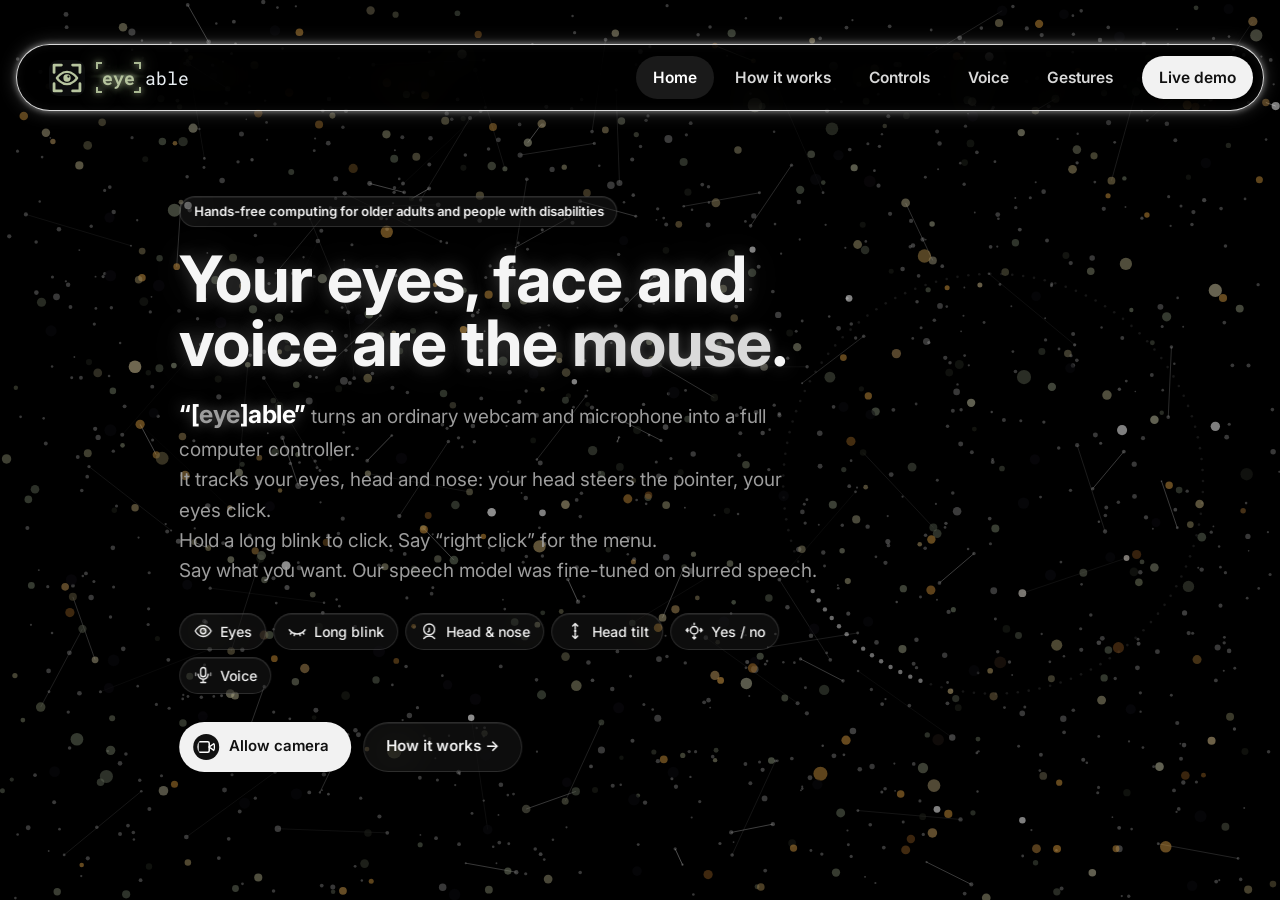
<file: eyeable-frontend/eyeable-frontend/index.html>
<!doctype html>
<html lang="en">
<head>
<meta charset="utf-8">
<meta name="viewport" content="width=device-width,initial-scale=1,viewport-fit=cover">
<title>[eye]able</title>
<link rel="icon" href="assets/favicon.svg" type="image/svg+xml">
<link rel="icon" href="assets/icon-32.png" sizes="32x32" type="image/png">
<link rel="apple-touch-icon" href="assets/apple-touch-icon.png">
<meta name="theme-color" content="#0B0C0D">
<meta name="claude:viewport-fit-sides" content="cover">
<link rel="preconnect" href="https://fonts.googleapis.com">
<link rel="preconnect" href="https://fonts.gstatic.com" crossorigin>
<link rel="stylesheet" href="https://fonts.googleapis.com/css2?family=Inter:wght@400;500;600;700;800&family=Rubik:wght@700;800&family=JetBrains+Mono:wght@400;600&family=Roboto+Mono:wght@400;700&display=swap">
<link rel="stylesheet" href="css/style.css">
</head>
<body>
<template id="mascot-tpl">
<svg class="mascot" viewBox="0 0 220 240" aria-hidden="true">
  <ellipse cx="110" cy="230" rx="46" ry="7" fill="currentColor" opacity=".18"/>
  <g class="bob">
    <path d="M88 176 L80 214" stroke="var(--ink)" stroke-width="6" stroke-linecap="round" fill="none"/>
    <path d="M132 176 L140 214" stroke="var(--ink)" stroke-width="6" stroke-linecap="round" fill="none"/>
    <ellipse cx="72" cy="216" rx="16" ry="8" fill="var(--iris)"/>
    <ellipse cx="148" cy="216" rx="16" ry="8" fill="var(--iris)"/>
    <path d="M38 110 Q20 120 24 140" stroke="var(--ink)" stroke-width="6" stroke-linecap="round" fill="none"/>
    <g class="arm-r"><path d="M182 104 Q204 90 202 66" stroke="var(--ink)" stroke-width="6" stroke-linecap="round" fill="none"/><circle cx="202" cy="62" r="7" fill="var(--eyewhite)" stroke="var(--ink)" stroke-width="4"/></g>
    <circle cx="110" cy="104" r="76" fill="var(--eyewhite)" stroke="var(--ink)" stroke-width="5"/>
    <path d="M48 86 q10 4 14 14 M50 128 q12 -2 18 6 M172 82 q-10 6 -12 16 M168 132 q-10 -4 -18 4" stroke="var(--vein)" stroke-width="2.5" fill="none" stroke-linecap="round"/>
    <g class="iris">
      <circle cx="110" cy="104" r="34" fill="var(--iris)"/>
      <circle cx="110" cy="104" r="34" fill="none" stroke="var(--ink)" stroke-opacity=".25" stroke-width="3" stroke-dasharray="2 5"/>
      <circle cx="110" cy="104" r="15" fill="#0A0F1E"/>
      <circle cx="101" cy="94" r="6" fill="#fff"/>
      <circle cx="120" cy="112" r="2.5" fill="#fff" opacity=".8"/>
    </g>
    <circle cx="64" cy="150" r="9" fill="var(--vein)" opacity=".6"/>
    <circle cx="156" cy="150" r="9" fill="var(--vein)" opacity=".6"/>
    <clipPath id="CLIPID"><circle cx="110" cy="104" r="73.5"/></clipPath>
    <g clip-path="url(#CLIPID)"><rect class="lid" x="30" y="26" width="160" height="160" fill="var(--lid)"/></g>
    <path d="M68 30 q42 -26 84 0" stroke="var(--ink)" stroke-width="5" fill="none" stroke-linecap="round"/>
  </g>
</svg>
</template>

<canvas id="dotField" aria-hidden="true"></canvas>
<div class="bgimg" aria-hidden="true"><i></i><i></i><i></i><i></i><i></i><i></i></div>
<header class="top">
  <div class="wrap">
    <a class="brand" href="#intro" data-go="intro" aria-label="[eye]able home"><svg class="brand-mark" viewBox="0 0 64 64" aria-hidden="true" focusable="false"><rect width="64" height="64" rx="14" fill="#0B0C0D"/><g fill="none" stroke="#B7C59F" stroke-width="5" stroke-linecap="round" stroke-linejoin="round"><path d="M9 22V9h13M42 9h13v13M55 42v13H42M22 55H9V42"/><path d="M14 32s7.5-11 18-11 18 11 18 11-7.5 11-18 11-18-11-18-11Z" stroke-width="4"/></g><circle cx="32" cy="32" r="6.5" fill="#B7C59F"/><circle cx="34.5" cy="29.5" r="2" fill="#0B0C0D"/></svg><span class="wordmark wm2" role="img" aria-label="[eye]able"><span class="wm2-eye"><i class="wc wc-tl"></i><i class="wc wc-tr"></i><i class="wc wc-bl"></i><i class="wc wc-br"></i><b>eye</b></span><span class="wm2-a">able</span></span></a>
    <nav class="pagelinks" aria-label="Pages">
      <button data-page-go="0">Home</button><button data-page-go="1">How it works</button><button data-page-go="2">Controls</button><button data-page-go="3">Voice</button><button data-page-go="4">Gestures</button>
      <button class="nav-demo" id="tab-demo" data-go="demo" aria-selected="false">Live demo</button>
    </nav>
    <button id="tab-intro" data-go="intro" hidden aria-selected="true">Introduction</button>
  </div>
</header>

<!-- ======================= SCREEN 1: INTRODUCTION ======================= -->
<canvas id="howDots" aria-hidden="true"></canvas>
<main id="intro">
  <section class="hero-band ipage" id="pg-home" data-page="0" aria-label="Home">
  <canvas id="peepCanvas" aria-hidden="true"></canvas>
  <div class="wrap hero">
    <div class="hero-grid">
      <div>
        <div class="eyebrow">Hands-free computing for older adults and people with disabilities</div>
        <h1>Your eyes, face and voice are the <em>mouse</em>.</h1>
        <p class="lead lead-lines"><span class="lead-name">&ldquo;[<b>eye</b>]able&rdquo;</span> turns an ordinary webcam and microphone into a full computer controller.<br>
          It tracks your eyes, head and nose: your head steers the pointer, your eyes click.<br>
          Hold a long blink to click. Say &ldquo;right click&rdquo; for the menu.<br>
          Say what you want. Our speech model was fine-tuned on slurred speech.</p>
        <div class="modal-row" aria-label="Ways to control">
          <span class="mod"><svg viewBox="0 0 24 24" fill="none" stroke="currentColor" stroke-width="1.7" stroke-linecap="round" stroke-linejoin="round"><path d="M2.5 12S6 5.5 12 5.5 21.5 12 21.5 12 18 18.5 12 18.5 2.5 12 2.5 12Z"/><circle cx="12" cy="12" r="3.2"/><circle cx="13.2" cy="10.8" r=".9" fill="currentColor" stroke="none"/></svg>Eyes</span>
          <span class="mod"><svg viewBox="0 0 24 24" fill="none" stroke="currentColor" stroke-width="1.7" stroke-linecap="round" stroke-linejoin="round"><path d="M2.5 10.5S6 15.5 12 15.5s9.5-5 9.5-5"/><path d="M5.5 13.6 4 15.6M9 15.1l-.6 2.4M15 15.1l.6 2.4M18.5 13.6l1.5 2"/></svg>Long blink</span>
          <span class="mod"><svg viewBox="0 0 24 24" fill="none" stroke="currentColor" stroke-width="1.7" stroke-linecap="round" stroke-linejoin="round"><circle cx="12" cy="10" r="6.5"/><path d="M12 8.5v3.6l-1.4.9"/><path d="M5.5 21c1.6-2 3.8-3 6.5-3s4.9 1 6.5 3"/></svg>Head &amp; nose</span>
          <span class="mod"><svg viewBox="0 0 24 24" fill="none" stroke="currentColor" stroke-width="1.7" stroke-linecap="round" stroke-linejoin="round"><path d="M12 3v7M9 6l3-3 3 3M12 21v-7M9 18l3 3 3-3"/><circle cx="12" cy="12" r="1.6" fill="currentColor" stroke="none"/></svg>Head tilt</span>
          <span class="mod"><svg viewBox="0 0 24 24" fill="none" stroke="currentColor" stroke-width="1.7" stroke-linecap="round" stroke-linejoin="round"><circle cx="12" cy="11" r="4.5"/><path d="M5 11H2.5M4.2 9 2.4 11l1.8 2M19 11h2.5M19.8 9l1.8 2-1.8 2"/><path d="M12 2.5v1.8M12 17.7v3.8M10.3 19.9l1.7 1.6 1.7-1.6"/></svg>Yes / no</span>
          <span class="mod"><svg viewBox="0 0 24 24" fill="none" stroke="currentColor" stroke-width="1.7" stroke-linecap="round" stroke-linejoin="round"><rect x="9" y="3" width="6" height="11" rx="3"/><path d="M6 11a6 6 0 0 0 12 0M12 17v4M9 21h6"/><path d="M3 9.5v3M21 9.5v3" opacity=".6"/></svg>Voice</span>
        </div>
        <div class="cta-row">
          <button class="btn btn-primary" id="allowCam"><svg width="18" height="18" viewBox="0 0 24 24" fill="none" stroke="currentColor" stroke-width="2"><path d="M23 7l-7 5 7 5V7z"/><rect x="1" y="5" width="15" height="14" rx="2"/></svg><span id="allowCamTxt">Allow camera</span></button>
          <button class="btn btn-ghost" data-page-go="1">How it works →</button>
        </div>
      </div>

      <div class="hero-eye" id="heroEye" aria-label="Peep, the [eye]able mascot: an iris made of coloured dots that follows your pointer"></div>
    </div>
  </div>
  </section>

  <section class="ipage" id="pg-how" data-page="1" aria-label="How it works" hidden>
    <div class="wrap ipage-in">
      <span class="ipage-num label">02 / 05 · How it works</span>

    <div class="how-grid" id="howGrid">
      <div class="how-left">
        <div class="sec-head">
          <h2>How eye tracking works with a normal webcam</h2>
          <p>No special hardware. In every webcam frame [eye]able tracks your eyes, head and nose. Your head steers the pointer like a mouse, your eyes click and confirm, and optional eye-pull and nose-assist modes help it travel. A long, deliberate blink clicks; ordinary blinks are ignored.</p>
        </div>
        <div class="lab-viz" id="howLab">
          <span class="label" style="color:inherit;opacity:.7">Try it · move your mouse over this panel</span>
          <svg class="eye-svg" id="labEye" viewBox="0 0 440 220" aria-label="3D eye diagram that follows your pointer">
            <defs>
              <clipPath id="eyeClip"><path d="M44 112 Q220 -34 398 112 Q220 246 44 112Z"/></clipPath>
              <radialGradient id="eyeBall" cx="50%" cy="45%" r="60%"><stop offset="0" stop-color="#1b1d1c"/><stop offset=".6" stop-color="#0b0c0c"/><stop offset="1" stop-color="#030303"/></radialGradient>
              <radialGradient id="irisFill" cx="50%" cy="50%" r="50%">
                <stop offset="0" stop-color="#1a0f08"/><stop offset=".3" stop-color="#24150b"/><stop offset=".34" stop-color="#6e441a"/><stop offset=".41" stop-color="#9c6a27"/><stop offset=".48" stop-color="#c38f3e"/><stop offset=".55" stop-color="#8e8a5a"/><stop offset=".64" stop-color="#7f8a70"/><stop offset=".82" stop-color="#6a755f"/><stop offset=".93" stop-color="#4d5446"/><stop offset="1" stop-color="#22261f"/>
              </radialGradient>
              <radialGradient id="irisShade" cx="38%" cy="32%" r="72%"><stop offset="0" stop-color="#fff" stop-opacity=".12"/><stop offset=".6" stop-color="#fff" stop-opacity="0"/><stop offset="1" stop-color="#000" stop-opacity=".22"/></radialGradient>
              <filter id="glowW" x="-20%" y="-40%" width="140%" height="180%"><feGaussianBlur stdDeviation="2.4" result="b"/><feMerge><feMergeNode in="b"/><feMergeNode in="SourceGraphic"/></feMerge></filter>
              <filter id="glowI" x="-50%" y="-50%" width="200%" height="200%"><feGaussianBlur stdDeviation="7" result="b"/><feComponentTransfer in="b" result="b2"><feFuncA type="linear" slope=".7"/></feComponentTransfer><feMerge><feMergeNode in="b2"/><feMergeNode in="SourceGraphic"/></feMerge></filter>
            </defs>
            <path d="M44 112 Q220 -34 398 112 Q220 246 44 112Z" fill="url(#eyeBall)"/>
            <g clip-path="url(#eyeClip)">
              <g id="labMeridians" fill="none" stroke="rgba(205,228,220,.55)" stroke-width="1.2"></g>
              <g id="labIrisWrap" filter="url(#glowI)">
                <g id="labIris">
                  <circle r="56" fill="url(#irisFill)"/>
                  <g id="labFibers"></g>
                  <path id="labCollar" fill="none" stroke="rgba(214,152,60,.9)" stroke-width="2.2" stroke-linejoin="round"/>
                  <circle r="54" fill="none" stroke="#1c1e18" stroke-width="4"/>
                  <circle r="56" fill="url(#irisShade)"/>
                  <circle id="labPupil" r="19" fill="#060608"/>
                </g>
              </g>
              <circle id="labGlint" r="11" fill="#fff" filter="url(#glowW)"/>
              
            </g>
            <path d="M44 112 L26 103 L30 121 Z" fill="none" stroke="#F4F4F0" stroke-width="1.6" stroke-linejoin="round" filter="url(#glowW)"/>
            <path d="M44 112 Q220 -34 398 112 Q220 246 44 112Z" fill="none" stroke="#F7F5EE" stroke-width="2.4" stroke-linejoin="round" filter="url(#glowW)"/>
            <circle cx="44" cy="112" r="4.5" fill="#F0A94B"/><circle cx="398" cy="112" r="4.5" fill="#F0A94B"/>
            <line x1="44" y1="112" x2="398" y2="112" stroke="#F0A94B" stroke-width="1" stroke-dasharray="3 6" opacity=".35"/>
            <circle id="labCenter" cx="221" cy="112" r="3.5" fill="#F0A94B"/>
            <text x="44" y="160" fill="#F0A94B" font-size="11" font-family="JetBrains Mono, monospace" text-anchor="middle" opacity=".85">corner 33</text>
            <text x="398" y="160" fill="#F0A94B" font-size="11" font-family="JetBrains Mono, monospace" text-anchor="middle" opacity=".85">corner 133</text>
          </svg>
          <div class="readout">
            <div>iris offset x<b id="roX">+0.00</b></div>
            <div>iris offset y<b id="roY">+0.00</b></div>
            <div>screen point<b id="roP">960, 540</b></div>
          </div>
                </div>
        <div class="how-back"><button class="btn btn-ghost" data-page-go="0">← Back</button></div>
      </div>
      <svg class="how-wires" id="howWires" aria-hidden="true"></svg>
      <div class="how-right">
        <div class="steps" id="howSteps">
          <div class="step"><span class="n">01</span><div><h3>Find the face</h3><p>Each webcam frame is scanned for a face and 478 landmark points, including the eyes, nose and mouth.</p></div></div>
          <div class="step"><span class="n">02</span><div><h3>Measure eyes, head and nose</h3><p>The iris centre is compared with the eye corners. The turn of your head and the tip of your nose are compared with your own resting face.</p></div></div>
          <div class="step"><span class="n">03</span><div><h3>Calibrate in 2 seconds</h3><p>When the camera first sees you, the pointer jumps to the middle of the screen: look at it for a moment. [eye]able learns where &ldquo;straight ahead&rdquo; is for your head and eyes. Say &ldquo;calibrate&rdquo; to do it again.</p></div></div>
          <div class="step"><span class="n">04</span><div><h3>Point, blink and act</h3><p>Your head steers the pointer: small turns aim finely, quick turns go far. Optional modes let your eyes pull it toward where you look, or your nose carry it to the screen edges. A filter smooths jitter and small wobbles, and [eye]able moves the real mouse. A long blink clicks exactly where the pointer is.</p></div></div>
        </div>
        <div class="how-next"><button class="btn btn-ghost" data-page-go="2">Controls →</button></div>
      </div>
    </div>
    </div>
  </section>

  <section class="ipage" id="pg-controls" data-page="2" aria-label="Controls" hidden>
    <div class="wrap ipage-in">
      <span class="ipage-num label">03 / 05 · Controls</span>

    <div class="sec-head">
      <h2>Six ways to control.<br>Zero hands.</h2>
      <p>Use whichever your body allows. Every input can be switched on or off. Clicking by holding still (dwell) is there too, switched off by default.</p>
    </div>
    <div class="inputs acc" id="ctlAcc">
      <article class="inp" tabindex="0" data-i="0"><img class="inp-img" alt="" src="assets/ctl-look.jpg"><span class="inp-n">01</span><div class="ico"><svg width="24" height="24" viewBox="0 0 24 24" fill="none" stroke="currentColor" stroke-width="2" stroke-linecap="round" stroke-linejoin="round"><path d="M2.5 12S6 5.5 12 5.5 21.5 12 21.5 12 18 18.5 12 18.5 2.5 12 2.5 12Z"/><circle cx="12" cy="12" r="3.2"/><circle cx="13.2" cy="10.8" r=".9" fill="currentColor" stroke="none"/></svg></div><div class="inp-body"><h3>Look</h3><span class="does">Moves the pointer</span><p>Your head steers the pointer like a mouse: small turns aim finely, quick turns go far. Optional helpers let your eyes pull it toward where you look, or your nose carry it to the screen edges.</p><span class="spec">head pose · optional eye pull &amp; nose assist · 30 fps</span></div><div class="inp-idle"><b>Look</b><small>Moves the pointer</small></div><span class="inp-v">Look</span><div class="inp-big" aria-hidden="true"><svg width="24" height="24" viewBox="0 0 24 24" fill="none" stroke="currentColor" stroke-width="2" stroke-linecap="round" stroke-linejoin="round"><path d="M2.5 12S6 5.5 12 5.5 21.5 12 21.5 12 18 18.5 12 18.5 2.5 12 2.5 12Z"/><circle cx="12" cy="12" r="3.2"/><circle cx="13.2" cy="10.8" r=".9" fill="currentColor" stroke="none"/></svg></div></article>
      <article class="inp" tabindex="0" data-i="1"><img class="inp-img" alt="" src="assets/ctl-blink.jpg"><span class="inp-n">02</span><div class="ico"><svg width="24" height="24" viewBox="0 0 24 24" fill="none" stroke="currentColor" stroke-width="2" stroke-linecap="round" stroke-linejoin="round"><path d="M2.5 10.5S6 15.5 12 15.5s9.5-5 9.5-5"/><path d="M5.5 13.6 4 15.6M9 15.1l-.6 2.4M15 15.1l.6 2.4M18.5 13.6l1.5 2"/></svg></div><div class="inp-body"><h3>Long blink</h3><span class="does">Left click</span><p>Close both eyes for about half a second and it clicks exactly where the pointer is. Ordinary blinks and winks never click. Or say &ldquo;click&rdquo; and it snaps onto the nearest button.</p><span class="spec">both eyes · 0.4 – 1.6 s · normal blinks ignored</span></div><div class="inp-idle"><b>Long blink</b><small>Left click</small></div><span class="inp-v">Long blink</span><div class="inp-big" aria-hidden="true"><svg width="24" height="24" viewBox="0 0 24 24" fill="none" stroke="currentColor" stroke-width="2" stroke-linecap="round" stroke-linejoin="round"><path d="M2.5 10.5S6 15.5 12 15.5s9.5-5 9.5-5"/><path d="M5.5 13.6 4 15.6M9 15.1l-.6 2.4M15 15.1l.6 2.4M18.5 13.6l1.5 2"/></svg></div></article>
      <article class="inp a" tabindex="0" data-i="2"><img class="inp-img" alt="" src="assets/ctl-mouth.jpg"><span class="inp-n">03</span><div class="ico"><svg width="24" height="24" viewBox="0 0 24 24" fill="none" stroke="currentColor" stroke-width="2" stroke-linecap="round" stroke-linejoin="round"><path d="M4 12c2.5-2.5 5.2-3.5 8-3.5s5.5 1 8 3.5c-2.5 3-5.2 4.5-8 4.5S6.5 15 4 12Z"/><path d="M7 12h10"/></svg></div><div class="inp-body"><h3>Mouth</h3><span class="does">Right click</span><p>Say &ldquo;right click&rdquo;. Opening and closing your mouth can right-click too: it's optional, because talking can set it off.</p><span class="spec">voice · mouth 0.3 – 1.5 s (optional)</span></div><div class="inp-idle"><b>Mouth</b><small>Right click</small></div><span class="inp-v">Mouth</span><div class="inp-big" aria-hidden="true"><svg width="24" height="24" viewBox="0 0 24 24" fill="none" stroke="currentColor" stroke-width="2" stroke-linecap="round" stroke-linejoin="round"><path d="M4 12c2.5-2.5 5.2-3.5 8-3.5s5.5 1 8 3.5c-2.5 3-5.2 4.5-8 4.5S6.5 15 4 12Z"/><path d="M7 12h10"/></svg></div></article>
      <article class="inp" tabindex="0" data-i="3"><img class="inp-img" alt="" src="assets/ctl-updown.jpg"><span class="inp-n">04</span><div class="ico"><svg width="24" height="24" viewBox="0 0 24 24" fill="none" stroke="currentColor" stroke-width="2" stroke-linecap="round" stroke-linejoin="round"><path d="M12 3v7M9 6l3-3 3 3M12 21v-7M9 18l3 3 3-3"/><circle cx="12" cy="12" r="1.6" fill="currentColor" stroke="none"/></svg></div><div class="inp-body"><h3>Head tilt</h3><span class="does">Scroll</span><p>Tilt your head toward a shoulder and hold to scroll a step (left = up, right = down). Or say &ldquo;scroll&rdquo;, then lift or lower your chin: the further you move, the faster it scrolls.</p><span class="spec">tilt 18° held 0.4 s · chin in scroll mode</span></div><div class="inp-idle"><b>Head tilt</b><small>Scroll</small></div><span class="inp-v">Head tilt</span><div class="inp-big" aria-hidden="true"><svg width="24" height="24" viewBox="0 0 24 24" fill="none" stroke="currentColor" stroke-width="2" stroke-linecap="round" stroke-linejoin="round"><path d="M12 3v7M9 6l3-3 3 3M12 21v-7M9 18l3 3 3-3"/><circle cx="12" cy="12" r="1.6" fill="currentColor" stroke="none"/></svg></div></article>
      <article class="inp a" tabindex="0" data-i="4"><img class="inp-img" alt="" src="assets/ctl-nod.jpg"><span class="inp-n">05</span><div class="ico"><svg width="24" height="24" viewBox="0 0 24 24" fill="none" stroke="currentColor" stroke-width="2" stroke-linecap="round" stroke-linejoin="round"><circle cx="12" cy="11" r="4.5"/><path d="M5 11H2.5M4.2 9 2.4 11l1.8 2M19 11h2.5M19.8 9l1.8 2-1.8 2"/><path d="M12 2.5v1.8M12 17.7v3.8M10.3 19.9l1.7 1.6 1.7-1.6"/></svg></div><div class="inp-body"><h3>Yes &amp; no</h3><span class="does">Answer questions</span><p>Blink or raise your eyebrows for yes, shake your head for no. Risky actions always ask first; no answer in 12 s counts as no.</p><span class="spec">brows 0.25 s · shake swings ≈ 14° · 12 s to answer</span></div><div class="inp-idle"><b>Yes &amp; no</b><small>Answer questions</small></div><span class="inp-v">Yes &amp; no</span><div class="inp-big" aria-hidden="true"><svg width="24" height="24" viewBox="0 0 24 24" fill="none" stroke="currentColor" stroke-width="2" stroke-linecap="round" stroke-linejoin="round"><circle cx="12" cy="11" r="4.5"/><path d="M5 11H2.5M4.2 9 2.4 11l1.8 2M19 11h2.5M19.8 9l1.8 2-1.8 2"/><path d="M12 2.5v1.8M12 17.7v3.8M10.3 19.9l1.7 1.6 1.7-1.6"/></svg></div></article>
      <article class="inp v" tabindex="0" data-i="5"><img class="inp-img" alt="" src="assets/ctl-speak.jpg"><span class="inp-n">06</span><div class="ico"><svg width="24" height="24" viewBox="0 0 24 24" fill="none" stroke="currentColor" stroke-width="2" stroke-linecap="round" stroke-linejoin="round"><rect x="9" y="3" width="6" height="11" rx="3"/><path d="M6 11a6 6 0 0 0 12 0M12 17v4M9 21h6"/><path d="M3 9.5v3M21 9.5v3" opacity=".6"/></svg></div><div class="inp-body"><h3>Speak</h3><span class="does">Commands &amp; typing</span><p>&ldquo;Click Send&rdquo;, &ldquo;scroll down&rdquo;, &ldquo;start dictation&rdquo;. Always listening, no button to hold. Only your own voice counts.</p><span class="spec">faster-whisper · runs on the laptop</span></div><div class="inp-idle"><b>Speak</b><small>Commands &amp; typing</small></div><span class="inp-v">Speak</span><div class="inp-big" aria-hidden="true"><svg width="24" height="24" viewBox="0 0 24 24" fill="none" stroke="currentColor" stroke-width="2" stroke-linecap="round" stroke-linejoin="round"><rect x="9" y="3" width="6" height="11" rx="3"/><path d="M6 11a6 6 0 0 0 12 0M12 17v4M9 21h6"/><path d="M3 9.5v3M21 9.5v3" opacity=".6"/></svg></div></article>
    </div>
    <div class="ctl-nav"><button class="btn btn-ghost" data-page-go="1">← Back</button><button class="btn btn-ghost" data-page-go="3">Voice →</button></div>
    </div>
  </section>

  <section class="ipage" id="pg-voice" data-page="3" aria-label="Voice" hidden>
    <div class="wrap ipage-in">
      <span class="ipage-num label">04 / 05 · Voice</span>

    <div class="sec-head">
      <h2>Speech others find hard to follow.<br>Understood.</h2>
      <p>Standard Whisper gets 41% of words wrong on slurred (dysarthric) speech. So we taught it to listen better.</p>
    </div>
    <div class="vx">
      <div class="vx-live" id="vxLive">
        <div class="vx-top"><span class="vx-dot"></span><span class="label">Listening · English</span><span class="vx-idx label" id="vxIdx">01 / 05</span></div>
        <canvas class="vx-wave" id="vxWave" aria-hidden="true"></canvas>
        <div class="vx-flow" aria-live="polite">
          <div class="vx-heard"><small class="label">Whisper heard</small><span id="vxHeard">&nbsp;</span></div>
          <div class="vx-line" id="vxLine"><i></i></div>
          <div class="vx-meant" id="vxMeantBox"><small class="label">Understood</small><span id="vxMeant">&nbsp;</span></div>
          <span class="vx-conf" id="vxConf">0%</span>
        </div>
        <div class="vx-ask" id="vxAsk"><span>Real mishearing from our testing</span><em>fixed</em></div>
      </div>
      <div class="vx-feats">
        <div class="vf"><span class="vf-n">01</span><div><h3>Fine-tuned on dysarthric speech</h3><p>Whisper large-v3-turbo, trained on the TORGO database.</p></div></div>
        <div class="vf"><span class="vf-n">02</span><div><h3>Errors cut by more than half</h3><p><b>41.4% &rarr; 19.4%</b> word errors on 2 unseen speakers.</p></div></div>
        <div class="vf"><span class="vf-n">03</span><div><h3>Time to speak</h3><p>Pause up to 4 s. Nothing is typed until you say yes or blink.</p></div></div>
        <div class="vf"><span class="vf-n">04</span><div><h3>Forgiving commands</h3><p>About 60 commands, many ways to say each.</p></div></div>
        <div class="vf"><span class="vf-n">05</span><div><h3>Only your voice</h3><p>Counts only when the camera sees your mouth move.</p></div></div>
        <div class="vf"><span class="vf-n">06</span><div><h3>Your own voice, optionally</h3><p>Record about 150 phrases to adapt it. Stays on your PC.</p></div></div>
      </div>
    </div>
    <p class="gnote vx-note"><b>Details and limits:</b> sentences 27.3% &rarr; 13.8%, single words 74.8% &rarr; 32.6%, mildly affected speaker 15.3% &rarr; 3.6%; typical speech 1.98% &rarr; 2.01%. A research result on 2 test speakers, not a clinical claim: TORGO speakers read the same prompts, so the sentence wording (not the voices) appeared in training, and the check on brand-new sentences had only 5 sentences, too few to judge. TORGO&rsquo;s licence keeps the tuned model on our PC, so the public download uses standard Whisper. English only for now; Vietnamese is a future goal.</p>
    <div class="vx-nav"><button class="btn btn-ghost" data-page-go="2">← Back</button><button class="btn btn-ghost" data-page-go="4">Gestures →</button></div>
    </div>
  </section>

  <section class="ipage" id="pg-gestures" data-page="4" aria-label="Gestures" hidden>
    <div class="wrap ipage-in">
      <span class="ipage-num label">05 / 05 · Gestures</span>

    <div class="sec-head">
      <h2>Gesture map.<br>One move, one action.</h2>
      <p>Everything runs on your laptop. Nothing is saved, except a voice pack you choose to record.</p>
    </div>
    <div class="gx">
      <div class="gx-list" role="tablist" aria-label="Gestures">
        <button class="gr on" type="button" data-g="0" data-img="assets/g-eyes.jpg" aria-selected="true"><span class="gr-n">01</span><span class="gr-do">Move your eyes</span><span class="gr-tag">Move pointer</span><template>Look where you want to go: the pointer glides toward your gaze, and a small head turn lands it exactly. Small turns aim finely, quick turns travel far. One look at the screen&rsquo;s centre calibrates it.</template></button>
        <button class="gr" type="button" data-g="1" data-img="assets/ctl-blink.jpg" aria-selected="false"><span class="gr-n">02</span><span class="gr-do">Hold a long blink</span><span class="gr-tag">Left click · exact spot</span><template>Close both eyes for <b>0.4 – 1.6 s</b> and it clicks exactly under the pointer, which holds still while your eyes are shut. Normal blinks and winks never click.</template></button>
        <button class="gr" type="button" data-g="2" data-img="assets/ctl-brow.jpg" aria-selected="false"><span class="gr-n">03</span><span class="gr-do">Raise your eyebrows</span><span class="gr-tag">Yes</span><template>Lift your brows for <b>0.25 s</b> to say yes: confirm a question, type the dictated text, or leave scroll mode. Ignored while you&rsquo;re talking, and never a click.</template></button>
        <button class="gr" type="button" data-g="3" data-img="assets/g-shake.jpg" aria-selected="false"><span class="gr-n">04</span><span class="gr-do">Shake your head</span><span class="gr-tag">No · cancel</span><template>While dictating, two quick swings of about <b>14°</b> within <b>1.2 s</b> say no: the waiting text is dropped. A slow look around doesn&rsquo;t count.</template></button>
        <button class="gr" type="button" data-g="4" data-img="assets/g-tilt.jpg" aria-selected="false"><span class="gr-n">05</span><span class="gr-do">Tilt toward a shoulder</span><span class="gr-tag">Scroll · one step</span><template>Lean about <b>18°</b> toward a shoulder and hold <b>0.4 s</b>: left scrolls up one step, right scrolls down. Straighten up to go again.</template></button>
        <button class="gr" type="button" data-g="5" data-img="assets/ctl-updown.jpg" aria-selected="false"><span class="gr-n">06</span><span class="gr-do">Say &ldquo;scroll&rdquo;, then chin up / down</span><span class="gr-tag">Scroll · smooth</span><template>Say &ldquo;scroll&rdquo;, then lift or lower your chin. The further you move, the faster it scrolls. &ldquo;stop&rdquo;, raised brows or <b>10 s</b> still ends it.</template></button>
        <button class="gr" type="button" data-g="6" data-img="assets/g-snap.jpg" aria-selected="false"><span class="gr-n">07</span><span class="gr-do">Say &ldquo;click&rdquo;</span><span class="gr-tag">Left click · snaps</span><template>For targets too small to hit. On a button already? It clicks there. If not, <b>UI-Venus 1.5</b> finds the nearest button, link or box within <b>150 px</b> and clicks it.</template></button>
        <button class="gr" type="button" data-g="7" data-img="assets/g-find.jpg" aria-selected="false"><span class="gr-n">08</span><span class="gr-do">Say &ldquo;click Send&rdquo;</span><span class="gr-tag">Find &amp; click · asks first</span><template>Say what you see. <b>UI-Venus 1.5</b> reads the screen, highlights &ldquo;Send&rdquo; and waits for your yes. No answer in <b>12 s</b> means no.</template></button>
        <button class="gr" type="button" data-g="8" data-img="assets/g-right.jpg" aria-selected="false"><span class="gr-n">09</span><span class="gr-do">Say &ldquo;right click&rdquo;</span><span class="gr-tag">Right click</span><template>Right-clicks under the pointer, with a lower tick so you hear the difference. Opening and closing your mouth works too (off by default).</template></button>
        <button class="gr" type="button" data-g="9" data-img="assets/g-dwell.jpg" aria-selected="false"><span class="gr-n">10</span><span class="gr-do">Rest the pointer on a button</span><span class="gr-tag">Left click · optional</span><template>Hold the pointer still on a button: a ring fills in <b>1.0 s</b>, then it clicks. Off by default, only on links and buttons, and you move away before the next one.</template></button>
        <button class="gr" type="button" data-g="10" data-img="assets/g-pause.jpg" aria-selected="false"><span class="gr-n">11</span><span class="gr-do">Say &ldquo;pause&rdquo; / &ldquo;resume&rdquo;</span><span class="gr-tag">Stop · restart</span><template>&ldquo;pause&rdquo; freezes the pointer and gestures so you can rest or look around. While paused, only &ldquo;resume&rdquo; and &ldquo;quit&rdquo; work.</template></button>
      </div>
      <div class="gx-panel" role="tabpanel">
        <div class="gx-head">
          <span class="gx-n" id="gxN">01</span>
          <div class="gx-do"><small class="label">You do</small><h3 id="gxDo">Move your eyes</h3></div>
          <div class="gx-res"><small class="label">Computer does</small><b id="gxRes">Move pointer</b></div>
        </div>
        <div class="gx-mid">
          <div class="gx-img"><img id="gxImg" alt=""></div>
          <div class="gx-scope">
            <div class="gx-sl"><span class="label" id="gxSig">eyes &rarr; pointer</span><span class="gx-live"><i></i>live signal</span></div>
            <canvas id="gxCv" aria-hidden="true"></canvas>
          </div>
        </div>
        <div class="gx-how"><small class="label">How it&rsquo;s detected</small><p id="gxHow">Look where you want to go: the pointer glides toward your gaze, and a small head turn lands it exactly. Small turns aim finely, quick turns travel far. One look at the screen&rsquo;s centre calibrates it.</p></div>
      </div>
    </div>
    <div class="gx-foot">
      <button class="btn btn-ghost" data-page-go="3">← Back</button>
    </div>
    <div class="gx-cta">
      <div class="mascot-slot"></div>
      <h2>Ready? See it open YouTube, search and send an email without a single touch.</h2>
      <button class="btn btn-primary" data-go="demo">Open the live demo →</button>
    </div>
    <p class="gx-credits"><b>Credits:</b> built at Gator Hack V, UF AI Days 2026, by Khang, Khoi, Khoa, Hung and Nhi. Speech data: TORGO (Rudzicz, Namasivayam &amp; Wolff, 2012, University of Toronto; academic, non-profit use) and LibriSpeech (Panayotov et al., 2015, CC BY 4.0). Models: Whisper (OpenAI, MIT) via faster-whisper, MediaPipe Face Landmarker (Google, Apache 2.0), UI-Venus 1.5 (Ant Group), Qwen2.5 (Alibaba Qwen). Our code is MIT licensed.</p>
    <img id="gxBlinkSrc" hidden alt="" src="assets/ctl-blink.jpg">
    </div>
  </section>

</main>

<!-- ======================= SCREEN 2: LIVE DEMO ======================= -->
<main id="demo" hidden>
  <div class="wrap ws">
    <div class="ws-grid">
      <aside class="rail">
        <section class="card">
          <div class="card-h"><h3>Camera</h3><button class="mini-btn" id="demoCamBtn">Allow camera</button></div>
          <div class="cam" id="camBox">
            <canvas id="camCanvas" width="480" height="360"></canvas>
            <img id="camLive" alt="Your webcam, from the engine" hidden>
            <video id="camVideo" playsinline muted></video>
            <span class="rec" id="camRec">TRACKING · 640×480</span>
            <span class="cam-src" id="camSrc">source: simulated face</span>
          </div>
        </section>

        <!-- Hidden on purpose, not deleted: js/app.js still draws and wires these (signal chart, simulate buttons,
             detected signals, voice commands, settings, guided demos). Remove them together with the code that uses them. -->
        <div id="legacy" hidden>
        <div class="demos" id="demoBar">
            <span class="label">Guided demos</span>
            <button class="demo-btn" data-demo="youtube">▶ Open YouTube &amp; search <span class="dur">eyes + brows + voice</span></button>
            <button class="demo-btn" data-demo="mail">✉ Write an email <span class="dur">voice + confirm</span></button>
            <button class="demo-btn" data-demo="google">🔍 Google search <span class="dur">on-screen keys + scroll</span></button>
          </div>
          <div class="running" id="runBar" hidden><span class="label" style="color:inherit;opacity:.7">Demo</span><span class="stepTxt" id="stepTxt">Starting…</span><button id="stopDemo">Stop</button></div>
          <div class="plot-wrap"><canvas id="plot" width="660" height="420" aria-label="Live signal chart for brow, mouth, pitch and yaw"></canvas></div>
          <div class="sim-row rail-off">
            <span class="label">Simulate</span>
            <button id="sBrow" title="Eyebrows up 0.3 → left click, snapped to the nearest button">⌒ Brow</button>
            <button id="sMouth" title="Mouth open 0.5 s → right click">◯ Mouth</button>
            <button id="sTiltL" title="Lift your chin and hold → scroll up">↑ Head up</button>
            <button id="sTiltR" title="Lower your chin and hold → scroll down">↓ Head down</button>
            <button id="sShake" title="Head shake ±15° → no / cancel">↔ Shake</button>
            <button id="sNod" title="Nod 12° → yes (while dictating)">↧ Nod</button>
            <button id="sNat" title="Normal blink → ignored, never clicks">Blink (ignored)</button>
          </div>
          <dl class="cam-legend rail-off">
            <div><dt>brow</dt><dd>eyebrow raise above your resting face. Over 0.25 = click</dd></div>
            <div><dt>mouth</dt><dd>mouth opening. Open 0.3 – 1.5 s, then close = right click</dd></div>
            <div><dt>pitch</dt><dd>head up / down. Held = scroll, a quick small nod = yes</dd></div>
            <div><dt>yaw</dt><dd>head turn left / right. A big swing = shake (no)</dd></div>
          </dl>
<section class="card rail-off">
          <div class="card-h"><h3>Detected signals</h3><span class="label" id="clock">00:00</span></div>
          <div class="signals">
            <div class="sig" id="sigGaze"><svg viewBox="0 0 24 24" fill="none" stroke="currentColor" stroke-width="2" stroke-linecap="round" stroke-linejoin="round"><path d="M2.5 12S6 5.5 12 5.5 21.5 12 21.5 12 18 18.5 12 18.5 2.5 12 2.5 12Z"/><circle cx="12" cy="12" r="3.2"/><circle cx="13.2" cy="10.8" r=".9" fill="currentColor" stroke="none"/></svg><b>Gaze</b><small id="gazeXY">0, 0</small></div>
            <div class="sig" id="sigBlink"><svg viewBox="0 0 24 24" fill="none" stroke="currentColor" stroke-width="2" stroke-linecap="round" stroke-linejoin="round"><path d="M4 8.5c2-2.2 4.6-2.6 7-1.2M13 7.3c2.4-1.4 5-1 7 1.2"/><path d="M3 14s3-4 9-4 9 4 9 4-3 4-9 4-9-4-9-4Z"/><circle cx="12" cy="14" r="2"/></svg><b>Brow</b><small>left click</small></div>
            <div class="sig r" id="sigShake"><svg viewBox="0 0 24 24" fill="none" stroke="currentColor" stroke-width="2" stroke-linecap="round" stroke-linejoin="round"><path d="M4 12c2.5-2.5 5.2-3.5 8-3.5s5.5 1 8 3.5c-2.5 3-5.2 4.5-8 4.5S6.5 15 4 12Z"/><path d="M7 12h10"/></svg><b>Mouth</b><small>right click</small></div>
            <div class="sig" id="sigTilt"><svg viewBox="0 0 24 24" fill="none" stroke="currentColor" stroke-width="2" stroke-linecap="round" stroke-linejoin="round"><path d="M12 3v7M9 6l3-3 3 3M12 21v-7M9 18l3 3 3-3"/><circle cx="12" cy="12" r="1.6" fill="currentColor" stroke="none"/></svg><b>Head ↕</b><small>scroll</small></div>
            <div class="sig" id="sigNod"><svg viewBox="0 0 24 24" fill="none" stroke="currentColor" stroke-width="2" stroke-linecap="round" stroke-linejoin="round"><circle cx="12" cy="10" r="4.5"/><path d="M4 10H2M20 10h2M12 17v4M10 19.5l2 2 2-2"/></svg><b>Nod / shake</b><small>yes / no</small></div>
            <div class="sig v" id="sigVoice"><svg viewBox="0 0 24 24" fill="none" stroke="currentColor" stroke-width="2" stroke-linecap="round" stroke-linejoin="round"><rect x="9" y="3" width="6" height="11" rx="3"/><path d="M5 11a7 7 0 0 0 14 0M12 18v3"/></svg><b>Voice</b><small>command</small></div>
          </div>
          <div class="gest-btns">
            <button id="bBrow">Brow<span class="kbd">B</span></button>
            <button id="bMouth">Mouth<span class="kbd">M</span></button>
            <button id="bTiltL">Up<span class="kbd">↑</span></button>
            <button id="bTiltR">Down<span class="kbd">↓</span></button>
            <button id="bShake">Shake<span class="kbd">H</span></button>
          </div>
        </section>

        <section class="card voice-card">
          <div class="card-h"><h3>Voice commands</h3><span class="label">always listening</span></div>
          <div class="mic-row">
            <button class="mic" id="mic" aria-label="Try a voice command"><svg width="24" height="24" viewBox="0 0 24 24" fill="none" stroke="currentColor" stroke-width="2"><rect x="9" y="3" width="6" height="11" rx="3"/><path d="M5 11a7 7 0 0 0 14 0M12 18v3"/></svg></button>
            <canvas class="wave" id="wave" width="460" height="92"></canvas>
          </div>
          <div class="vt">
            <div class="ln"><span class="label">Heard</span><span class="heardTxt" id="heardTxt">Listening… just speak (click the mic to try an example).</span></div>
            <div class="ln"><span class="label">Understood</span><span class="meantTxt" id="meantTxt">–</span></div>
          </div>
          <div class="confirm-q" id="confirmQ" hidden><span class="cq-txt" id="cqTxt">Send the email?</span><span class="cq-t" id="cqT">12 s</span><button type="button" id="cqYes">Yes</button><button type="button" id="cqNo">No</button><small>blink or say &ldquo;yes&rdquo; · shake or say &ldquo;no&rdquo;</small></div>
          <form class="vin" id="vform"><input id="vinput" placeholder="Or type what you'd say, slurred is fine" autocomplete="off"><button type="submit">Say</button></form>
          <div class="chips" id="chips"></div>
        </section>

        <section class="card set rail-off">
          <div class="card-h" style="margin:0"><h3>Settings</h3><button class="mini-btn" id="calibBtn">Calibrate · 1 look</button></div>
          <div class="tg"><span id="l1">Eyebrow raise to click</span><button class="sw" role="switch" aria-checked="true" aria-labelledby="l1" id="swBrow"></button></div>
          <div class="tg"><span id="l3">Open mouth for right click</span><button class="sw" role="switch" aria-checked="true" aria-labelledby="l3" id="swMouth"></button></div>
          <div class="tg"><span id="l5">Head tilt to scroll</span><button class="sw" role="switch" aria-checked="true" aria-labelledby="l5" id="swTilt"></button></div>
          <div class="tg"><span id="l4">Click by holding still (dwell)</span><button class="sw" role="switch" aria-checked="false" aria-labelledby="l4" id="swDwell"></button></div>
          <div class="range"><label for="dwellMs">Dwell time <output id="dwellOut">1000 ms</output></label><input type="range" id="dwellMs" min="500" max="2000" step="100" value="1000"></div>
          <div class="range"><label for="steady">Pointer steadiness <output id="steadyOut">70%</output></label><input type="range" id="steady" min="0" max="95" step="5" value="70"></div>
        </section>
              </div>
      </aside>

      <section class="main">
        <div class="statusbar">
          <span class="pill" id="trackPill"><span class="dot"></span><span id="trackTxt">Tracking</span></span>
          <span class="pill">Pointer <b id="accTxt" style="font-family:var(--f-mono)">simulated</b></span>
          <span class="grow"></span>
          <button class="mini-btn" id="pauseBtn">Pause <span class="kbd">P</span></button>
        </div>
        <div class="monitor-scroll">
          <div class="monitor">
            <div class="screen" id="screen">
              <div class="wall-glow"></div>
              <div class="dicons">
                <button class="dicon" data-act="open:browser"><span class="ai br" id="icoBr"></span>Chrome</button>
                <button class="dicon" data-act="open:youtube"><span class="ai vt"></span>YouTube</button>
                <button class="dicon" data-act="open:mail"><span class="ai ml"></span>Mail</button>
                <button class="dicon" data-act="toast:This PC"><span class="ai fx"></span>This PC</button>
                <button class="dicon" data-act="toast:Recycle Bin is empty"><span class="ai rb"></span>Recycle Bin</button>
              </div>

              <div class="win" id="winBrowser" hidden>
                <div class="titlebar">
                  <div class="tabs-row"><div class="wtab"><span class="fav" id="tabFav"></span><span id="tabTitle">New Tab</span><i class="wtab-x" aria-hidden="true"><svg viewBox="0 0 24 24" fill="none" stroke="currentColor" stroke-width="1.8" stroke-linecap="round" stroke-linejoin="round" ><path d="M7 7l10 10M17 7L7 17"/></svg></i></div><i class="wtab-new" aria-hidden="true"><svg viewBox="0 0 24 24" fill="none" stroke="currentColor" stroke-width="1.8" stroke-linecap="round" stroke-linejoin="round" ><path d="M12 6v12M6 12h12"/></svg></i></div>
                  <div class="wbtns"><button class="wbtn" data-act="min:browser">—</button><button class="wbtn">▢</button><button class="wbtn x" data-act="close:browser">✕</button></div>
                </div>
                <div class="toolbar">
                  <button class="nb" data-act="back" aria-label="Back">←</button>
                  <button class="nb" data-act="fwd" aria-label="Forward">→</button>
                  <button class="nb" data-act="reload" aria-label="Reload">↻</button>
                  <div class="omni"><svg width="13" height="13" viewBox="0 0 24 24" fill="none" stroke="#5f6368" stroke-width="2"><rect x="4" y="11" width="16" height="10" rx="2"/><path d="M8 11V7a4 4 0 0 1 8 0v4"/></svg><span id="omni">google.com</span><i class="omni-star" aria-hidden="true"><svg viewBox="0 0 24 24" fill="none" stroke="currentColor" stroke-width="1.8" stroke-linecap="round" stroke-linejoin="round" ><path d="M12 3.6l2.6 5.3 5.8.8-4.2 4.1 1 5.8-5.2-2.7-5.2 2.7 1-5.8-4.2-4.1 5.8-.8z"/></svg></i></div><span class="tb-prof" aria-hidden="true">A</span><i class="tb-dots" aria-hidden="true"><svg viewBox="0 0 24 24" fill="none" stroke="currentColor" stroke-width="1.8" stroke-linecap="round" stroke-linejoin="round" ><circle cx="12" cy="5.5" r="1.2" fill="currentColor"/><circle cx="12" cy="12" r="1.2" fill="currentColor"/><circle cx="12" cy="18.5" r="1.2" fill="currentColor"/></svg></i>
                </div>
                <div class="wbody"><div class="page"><div class="page-inner" id="bPage"></div></div></div>
              </div>

              <div class="win mail" id="winMail" hidden>
                <div class="titlebar"><div class="wtitle"><span class="ai ml" style="width:18px;height:18px;border-radius:5px"></span>Mail</div>
                  <div class="wbtns"><button class="wbtn" data-act="min:mail">—</button><button class="wbtn">▢</button><button class="wbtn x" data-act="close:mail">✕</button></div></div>
                <div class="wbody" id="mPage"></div>
              </div>

              <div class="startmenu" id="startMenu" hidden>
                <div class="sm-search"><svg viewBox="0 0 24 24" fill="none" stroke="currentColor" stroke-width="1.8" stroke-linecap="round" stroke-linejoin="round" ><circle cx="11" cy="11" r="6.5"/><path d="M20 20l-4.2-4.2"/></svg><span>Search for apps, settings, and documents</span></div>
                <div class="sm-h"><h4>Pinned</h4><span class="sm-all">All ›</span></div>
                <div class="sm-grid">
                  <button class="sm-app" data-act="open:browser"><span class="ai br"></span>Chrome</button>
                  <button class="sm-app" data-act="open:youtube"><span class="ai vt"></span>YouTube</button>
                  <button class="sm-app" data-act="open:mail"><span class="ai ml"></span>Mail</button>
                  <button class="sm-app" data-act="toast:Settings"><span class="ai fx"></span>Settings</button>
                </div>
                <div class="sm-h"><h4>Recommended</h4><span class="sm-all">More ›</span></div>
                <div class="sm-rec">
                  <div><span class="doc d1"></span><b>Grocery list</b><small>Yesterday at 5:12 PM</small></div>
                  <div><span class="doc d2"></span><b>Family photos</b><small>Mon at 9:40 AM</small></div>
                  <div><span class="doc d3"></span><b>Doctor appointments</b><small>Oct 20</small></div>
                  <div><span class="doc d1"></span><b>Bus timetable</b><small>Oct 18</small></div>
                </div>
                <div class="sm-foot"><span class="sm-user"><i>A</i>Alex</span><i class="sm-pow" aria-hidden="true"><svg viewBox="0 0 24 24" fill="none" stroke="currentColor" stroke-width="1.8" stroke-linecap="round" stroke-linejoin="round" ><path d="M12 3v8"/><path d="M6.4 6.6a8 8 0 1 0 11.2 0"/></svg></i></div>
              </div>

              <div class="osk" id="osk" hidden></div>
              <div class="ctx" id="ctx" hidden></div>
              <div id="wtoastSlot"></div>

              <div class="taskbar">
                <div class="tb-weather" aria-hidden="true"><span class="sun"></span><span><b>72°F</b><small>Sunny</small></span></div>
                <button class="tb" data-act="start" id="tbStart" aria-label="Start"><svg width="20" height="20" viewBox="0 0 24 24"><rect x="2" y="2" width="9.5" height="9.5" rx="1.5" fill="#2F7FE0"/><rect x="12.5" y="2" width="9.5" height="9.5" rx="1.5" fill="#2F7FE0"/><rect x="2" y="12.5" width="9.5" height="9.5" rx="1.5" fill="#2F7FE0"/><rect x="12.5" y="12.5" width="9.5" height="9.5" rx="1.5" fill="#2F7FE0"/></svg></button>
                <div class="tb-search"><svg width="14" height="14" viewBox="0 0 24 24" fill="none" stroke="currentColor" stroke-width="2"><circle cx="11" cy="11" r="7"/><path d="M21 21l-5-5"/></svg>Search</div>
                <button class="tb" data-act="open:browser" id="tbBrowser" aria-label="Chrome"><span class="ai br"></span></button>
                <button class="tb" data-act="open:mail" id="tbMail" aria-label="Mail"><span class="ai ml"></span></button>
                <button class="tb" data-act="toast:File Explorer" aria-label="File Explorer"><span class="ai fx"></span></button>
                <div class="tray"><i class="tray-chev" aria-hidden="true"><svg viewBox="0 0 24 24" fill="none" stroke="currentColor" stroke-width="1.8" stroke-linecap="round" stroke-linejoin="round" ><path d="M7 14l5-5 5 5"/></svg></i><span>ENG</span><span class="tray-ic"><svg viewBox="0 0 24 24" fill="none" stroke="currentColor" stroke-width="2" stroke-linecap="round"><path d="M2.5 9a14 14 0 0 1 19 0M5.5 12.5a9.5 9.5 0 0 1 13 0M8.6 16a5 5 0 0 1 6.8 0"/><circle cx="12" cy="19.3" r="1.2" fill="currentColor" stroke="none"/></svg><svg id="trayVol" role="img" aria-label="Volume" viewBox="0 0 24 24" fill="none" stroke="currentColor" stroke-width="2" stroke-linecap="round" stroke-linejoin="round"><path d="M4 9.5h3.5L12 6v12l-4.5-3.5H4z" fill="currentColor"/><path d="M15.5 9.2a4 4 0 0 1 0 5.6M18.3 6.6a7.6 7.6 0 0 1 0 10.8"/></svg><svg viewBox="0 0 26 24" fill="none" stroke="currentColor" stroke-width="1.8"><rect x="2" y="7" width="19" height="10" rx="2.6"/><rect x="4.4" y="9.4" width="11.5" height="5.2" rx="1.2" fill="currentColor" stroke="none"/><path d="M23.4 10.4v3.2" stroke-linecap="round" stroke-width="2.2"/></svg></span><span class="clock" id="trayClock">9:41 AM<br>24/10/2026</span><i class="tray-bell" aria-hidden="true"><svg viewBox="0 0 24 24" fill="none" stroke="currentColor" stroke-width="1.8" stroke-linecap="round" stroke-linejoin="round" ><path d="M6 16V11a6 6 0 0 1 12 0v5l1.5 2h-15z"/><path d="M10 20.5a2 2 0 0 0 4 0"/></svg></i></div>
              </div>

              <div class="gaze" id="gaze"><svg viewBox="0 0 58 58"><circle class="track" cx="29" cy="29" r="25" fill="none" stroke-width="4"/><circle class="prog" id="prog" cx="29" cy="29" r="25" fill="none" stroke-width="4" stroke-dasharray="157.1" stroke-dashoffset="157.1"/></svg><div class="core"></div><svg class="arrow" viewBox="0 0 20 28" aria-hidden="true"><path d="M2 1.5v21.2l5.3-5.1 3.4 8 3.4-1.5-3.4-7.8h7.3z" fill="#fff" stroke="#111" stroke-width="1.4" stroke-linejoin="round"/></svg><span class="glabel" id="glabel">BLINK · CLICK</span></div>
              <div class="calib" id="calib" hidden><div class="msg" id="calibMsg"></div><div class="pt" id="calibPt" hidden></div></div>
            </div>
          </div>
        </div>

        <div class="lower">
          <section class="card">
            <div class="card-h"><h3>Activity</h3><button class="mini-btn" id="clearLog">Clear</button></div>
            <div class="log" id="log" aria-live="polite"></div>
          </section>
          <section class="card buddy">
            <div class="mascot-slot"></div>
            <p id="tip">Point at something on the screen and click. With the engine on, your head moves the pointer and a long blink clicks.</p>
          </section>
        </div>
      </section>
    </div>
  </div>
</main>

<div class="toast" id="toast" role="status"></div>
<script src="js/app.js"></script>
<script src="js/engine.js"></script>
<script src="js/lite.js"></script>
<script src="js/lite-phrases.js"></script>
<script src="js/lite-voice.js"></script>
<script src="js/try-guide.js"></script>
</body>
</html>
</file>
<file: eyeable-frontend/eyeable-frontend/css/style.css>
/* Layout: sticky bar + two views. Intro = hero with camera-permission card, input modalities, gaze explainer, voice section, gesture map.
   Demo = control rail (camera, signals, voice, settings) beside a simulated Windows screen. */
:root{
  /* Black & white: wavy dot-field backdrop, smoked glass panels, white type */
  --bg:#000000; --surface:rgba(255,255,255,.05); --surface-2:rgba(255,255,255,.09); --ink:#F5F5F5; --muted:#9C9C9C; --line:rgba(255,255,255,.13);
  --iris:#F5F5F5; --iris-ink:#000000; --iris-soft:rgba(255,255,255,.09); --amber:#D6D6D6; --amber-soft:rgba(255,255,255,.12); --rose:#E8776F; --ok:#BDBDBD; --violet:#C8C8C8; --violet-soft:rgba(255,255,255,.08);
  --eyewhite:#F4F4F4; --lid:#C9C9C9; --vein:#BBBBBB; --hair-line:rgba(255,255,255,.1);
  --glass-hi:rgba(255,255,255,.08); --glass-shadow:0 30px 60px -34px rgba(0,0,0,.95);
  --backdrop:#000000; --dot:255,255,255;
  --f-display:"Inter","Segoe UI",system-ui,sans-serif;
  --f-body:"Inter","Segoe UI",system-ui,-apple-system,sans-serif;
  --f-mono:"JetBrains Mono",ui-monospace,"SFMono-Regular",Menlo,monospace;
  --f-win:"Segoe UI Variable Text","Segoe UI",system-ui,-apple-system,sans-serif;
  --r:24px;
  color-scheme:dark;
}
:root.page-light{
  --bg:#FFFFFF; --surface:rgba(255,255,255,.6); --surface-2:rgba(255,255,255,.8); --ink:#0A0A0A; --muted:#6E6E6E; --line:rgba(0,0,0,.1);
  --iris:#0A0A0A; --iris-ink:#FFFFFF; --iris-soft:rgba(0,0,0,.06); --amber:#3A3A3A; --amber-soft:rgba(0,0,0,.08); --rose:#C2413A; --ok:#3A3A3A; --violet:#444444; --violet-soft:rgba(0,0,0,.06);
  --eyewhite:#FFFFFF; --lid:#DDDDDD; --vein:#CCCCCC; --hair-line:rgba(0,0,0,.08);
  --glass-hi:rgba(255,255,255,.9); --glass-shadow:0 30px 60px -34px rgba(0,0,0,.3);
  --backdrop:#FFFFFF; --dot:0,0,0;
  color-scheme:light;
}
[hidden]{display:none!important}
#dotField{display:none}
.bgimg{position:fixed;inset:0;z-index:-1;pointer-events:none;background:#000;overflow:hidden}
.bgimg i{position:absolute;inset:-12%;background-position:center;background-size:cover;opacity:0;will-change:transform,opacity;animation:bgflow 15s ease-in-out infinite;mix-blend-mode:screen;filter:brightness(.62) contrast(1.6)}
.bgimg i:nth-child(1),.bgimg i:nth-child(4){background-image:url('../assets/bg-1.jpg');animation-delay:0s}
.bgimg i:nth-child(2),.bgimg i:nth-child(5){background-image:url('../assets/bg-2.jpg');animation-delay:-5s}
.bgimg i:nth-child(3),.bgimg i:nth-child(6){background-image:url('../assets/bg-3.jpg');animation-delay:-10s}
.bgimg::after{content:"";position:absolute;inset:0;background:linear-gradient(90deg,rgba(0,0,0,.52) 0%,rgba(0,0,0,.36) 55%,rgba(0,0,0,.3) 100%)}
@keyframes bgflow{0%{opacity:0;transform:scale(1.05) translate(0,0) rotate(0)}12%{opacity:.85}30%{transform:scale(1.12) translate(3%,-2%) rotate(-2deg) skewX(2deg)}48%{opacity:.85;transform:scale(1.2) translate(-6%,4%) rotate(3.5deg) skewX(-3deg)}66%{opacity:0;transform:scale(1.14) translate(-2%,1%) rotate(1deg)}100%{opacity:0;transform:scale(1.05) translate(0,0) rotate(0)}}
.bgimg i:nth-child(n+4){animation-name:bgflowM;opacity:0}.bgimg i:nth-child(4){animation-delay:-7.5s}.bgimg i:nth-child(n+5){display:none}body.demo-on .bgimg i:nth-child(n+5){display:block}body.demo-on .bgimg i:nth-child(4){animation-delay:-2.5s}body.demo-on .bgimg i:nth-child(5){animation-delay:-7.5s}body.demo-on .bgimg i:nth-child(6){animation-delay:-12.5s}
@keyframes bgflowM{0%{opacity:0;transform:rotate(180deg) scale(1.1) translate(0,0)}14%{opacity:.7}32%{transform:rotate(178deg) scale(1.16) translate(-4%,2%) skewX(-2deg)}50%{opacity:.7;transform:rotate(183deg) scale(1.22) translate(5%,-3%) skewX(3deg)}68%{opacity:0;transform:rotate(181deg) scale(1.15) translate(2%,-1%)}100%{opacity:0;transform:rotate(180deg) scale(1.1) translate(0,0)}}
@media (prefers-reduced-motion:reduce){.bgimg i{animation:none}.bgimg i:nth-child(1){opacity:1}}
*{box-sizing:border-box}
html,body{height:100%}
html{background:var(--bg)}
body{margin:0;display:flow-root;background:transparent;color:var(--ink);font-family:var(--f-body);font-size:16px;line-height:1.5}
button{font:inherit;color:inherit;cursor:pointer}
input{font:inherit;color:inherit}
:focus-visible{outline:3px solid var(--amber);outline-offset:2px;border-radius:6px}
h1,h2,h3{font-family:var(--f-display);line-height:1.08;text-wrap:balance;margin:0}
p{margin:0}
.wrap{max-width:1280px;margin:0 auto;padding-left:max(16px,env(safe-area-inset-left,0px));padding-right:max(16px,env(safe-area-inset-right,0px))}
.label{font-family:var(--f-mono);font-size:11px;letter-spacing:.12em;text-transform:uppercase;color:var(--muted)}
.btn{border:0;border-radius:12px;padding:12px 20px;font-weight:700;font-size:15px;display:inline-flex;align-items:center;gap:10px;transition:transform .15s,background .2s}
.btn:hover{transform:translateY(-2px)}
.btn-primary{background:var(--iris);color:var(--iris-ink)}
.btn-ghost{background:var(--surface);border:1px solid var(--line)}
.btn-dark{background:var(--ink);color:var(--bg)}
.mini-btn{border:1px solid var(--line);background:var(--surface-2);border-radius:8px;padding:5px 10px;font-size:12px;font-weight:600}

/* top bar */
body::before{content:"";position:fixed;inset:0 0 auto;height:env(safe-area-inset-top,0px);z-index:30;background:var(--surface)}
.top{position:sticky;top:env(safe-area-inset-top,0px);z-index:29;background:color-mix(in srgb,var(--surface) 90%,transparent);backdrop-filter:blur(10px);border-bottom:1px solid var(--line)}
.top .wrap{display:flex;align-items:center;gap:14px;padding-block:10px;flex-wrap:wrap}
.brand{display:flex;align-items:center;gap:10px;font-family:var(--f-display);font-weight:800;font-size:22px;letter-spacing:0;text-decoration:none;color:var(--ink)}
.brand b{color:var(--iris)}
.wordmark{display:inline-flex;align-items:center;gap:.18em;font-family:var(--f-display);font-weight:700;line-height:1;white-space:nowrap}
.wm-text{display:inline-flex;align-items:baseline;letter-spacing:.01em}
.wm-b{color:#997B66}.wm-g{color:#8E9655}
.wm-ble{position:relative}
.wm-line{position:absolute;left:-.05em;right:-.25em;bottom:-.32em;width:calc(100% + .3em);height:.28em;overflow:visible}
.brand .wordmark{font-size:27px}
.pxeye{height:19px;width:auto;flex:none;transform:rotate(-10deg);filter:drop-shadow(0 0 5px rgba(242,194,48,.4))}
.brand{gap:12px!important}
/* wordmark: monospace, "eye" inside a face-tracking box */
.wm2{font-family:"Roboto Mono",ui-monospace,monospace!important;font-weight:400!important;letter-spacing:0!important;font-size:18px!important;gap:.3em!important;align-items:center;padding-block:.35em}
.wm2-a{color:#E9EEF2}
.wm2-eye{position:relative;display:inline-block;padding:.16em .26em;line-height:1}
.wm2-eye b{position:relative;z-index:1;font-weight:700;font-family:inherit;color:#B7C59F;text-shadow:0 0 6px rgba(169,184,146,.9),0 0 16px rgba(169,184,146,.6),0 0 28px rgba(169,184,146,.3)}
.wm2-eye::before{content:"";position:absolute;left:-.7em;right:-.7em;top:42%;height:.1em;transform:translateY(-50%);border-radius:50%;
  background:radial-gradient(closest-side,rgba(200,242,255,.95),rgba(169,184,146,.35) 60%,transparent);filter:blur(.8px);animation:wmScan 4s ease-in-out infinite}
.wm2-eye .wc{position:absolute;z-index:2;width:.36em;height:.36em;border:2px solid #A9B892;opacity:1;filter:drop-shadow(0 0 3px rgba(169,184,146,.95)) drop-shadow(0 0 8px rgba(169,184,146,.55))}
.wm2-eye .wc-tl{left:-.08em;top:-.2em;border-right:0;border-bottom:0}
.wm2-eye .wc-tr{right:-.08em;top:-.2em;border-left:0;border-bottom:0}
.wm2-eye .wc-bl{left:-.08em;bottom:-.2em;border-right:0;border-top:0}
.wm2-eye .wc-br{right:-.08em;bottom:-.2em;border-left:0;border-top:0}
@keyframes wmScan{0%,100%{opacity:.55;transform:translateY(-50%) scaleX(.7)}50%{opacity:1;transform:translateY(-50%) scaleX(1.05)}}
@media (prefers-reduced-motion:reduce){.wm2-eye::before{animation:none}}
:root.page-light .wm2-a{color:#14181C}
/* smoked black glass lettering */
.wordmark{font-family:"Rubik","Inter",system-ui,sans-serif;font-weight:800;letter-spacing:-.02em}
.wm-text{position:relative;display:inline-flex;align-items:baseline}
.wl{display:inline-block;color:var(--c)}

@keyframes hop{50%{transform:translateY(calc(var(--y) - .18em)) rotate(calc(var(--r)*-1))}}
.hero-logo{position:relative;display:block;margin:0 0 30px}
.hero-logo .wordmark{font-size:clamp(44px,5.4vw,72px)}
.spark{position:absolute;color:#F2F2F2;pointer-events:none;animation:twinkle 2.6s ease-in-out infinite;font-family:system-ui;line-height:1}
.spark.s1{left:-2%;top:-6%;font-size:22px}.spark.s2{left:58%;top:-14%;font-size:14px;animation-delay:.6s}.spark.s3{left:calc(min(560px,92%));top:18%;font-size:26px;animation-delay:1.1s}.spark.s4{left:30%;bottom:-18%;font-size:16px;animation-delay:1.7s}
:root.page-light .spark{color:#9B4DB8}
@keyframes twinkle{0%,100%{opacity:.25;transform:scale(.7) rotate(0)}50%{opacity:1;transform:scale(1.15) rotate(20deg)}}

.navlinks{display:flex;gap:18px;margin-left:18px}
.navlinks a{color:var(--muted);text-decoration:none;font-weight:600;font-size:14px}
.navlinks a:hover{color:var(--ink)}
.tabs{display:flex;gap:4px;background:var(--surface-2);padding:4px;border-radius:999px;margin-left:auto}
.tabs button{border:0;background:transparent;padding:7px 16px;border-radius:999px;font-weight:600;font-size:14px;color:var(--muted)}
.tabs button[aria-selected="true"]{background:var(--surface);color:var(--ink);box-shadow:0 1px 3px rgba(0,0,0,.12)}
.icon-btn{border:1px solid var(--line);background:var(--surface);width:38px;height:38px;border-radius:50%;display:grid;place-items:center}

/* mascot */
.mascot{overflow:visible}
.mascot .bob{animation:bob 3.2s ease-in-out infinite}
.mascot .lid{transform-box:fill-box;transform-origin:50% 0;transform:scaleY(0);animation:blink 4.6s infinite}
.mascot.blinknow .lid{animation:blinkOnce .28s}
.mascot .arm-r{transform-box:fill-box;transform-origin:0% 100%;animation:wave 2.6s ease-in-out infinite}
.mascot .iris{transition:transform .12s linear}
.mascot.nodnow .bob{animation:nod .6s}
.mascot.shakenow .bob{animation:shake .7s}
@keyframes bob{0%,100%{transform:translateY(0)}50%{transform:translateY(-9px)}}
@keyframes blink{0%,92%,100%{transform:scaleY(0)}95%{transform:scaleY(1)}}
@keyframes blinkOnce{0%,100%{transform:scaleY(0)}50%{transform:scaleY(1)}}
@keyframes wave{0%,60%,100%{transform:rotate(0)}70%{transform:rotate(-24deg)}80%{transform:rotate(6deg)}90%{transform:rotate(-18deg)}}
.mascot.tiltl .bob{animation:tiltl .7s;transform-origin:110px 200px}
.mascot.tiltr .bob{animation:tiltr .7s;transform-origin:110px 200px}
@keyframes tiltl{50%{transform:rotate(-16deg)}}
@keyframes tiltr{50%{transform:rotate(16deg)}}
@keyframes nod{0%,100%{transform:translateY(0)}30%{transform:translateY(14px)}60%{transform:translateY(-4px)}}
@keyframes shake{0%,100%{transform:translateX(0)}20%{transform:translateX(-14px)}40%{transform:translateX(12px)}60%{transform:translateX(-9px)}80%{transform:translateX(5px)}}

/* ================= INTRO ================= */
/* ---- intro pages: one full screen each ---- */
.ipage{min-height:calc(100vh - var(--hdr,74px));min-height:calc(100dvh - var(--hdr,74px))}
.ipage:not(.hero-band){display:flex;align-items:center;padding-block:28px 32px}
.ipage[hidden]{display:none!important}
/* animate the content only: a transform on the page itself would re-anchor the fixed particle canvas */
.ipage.enter > .wrap{animation:pageIn .55s cubic-bezier(.2,.8,.2,1) both}
.ipage.enter.back > .wrap{animation-name:pageInBack}
@keyframes pageIn{from{opacity:0;transform:translateX(40px)}to{opacity:1;transform:none}}
@keyframes pageInBack{from{opacity:0;transform:translateX(-40px)}to{opacity:1;transform:none}}
.ipage-in{width:100%}
.ipage-num{display:block;margin-bottom:14px}
.ipage .sec-head{margin-bottom:22px}
.ipage .gmap td,.ipage .gmap th{padding-block:10px}
.cta-wrap{margin-top:22px}.cta-wrap .cta-band{margin:0}
.pagelinks{display:flex;gap:2px;margin-left:18px}
.pagelinks button{border:0;background:transparent;color:var(--muted);font-weight:600;font-size:14px;padding:7px 11px;border-radius:999px}
.pagelinks button:hover{color:var(--ink)}
.pagelinks button[aria-current="true"]{color:var(--ink);background:var(--surface-2)}
body.demo-on .pagelinks button[aria-current="true"]{background:transparent;color:var(--muted)}
@media (max-width:980px){.pagelinks button[data-page-go]{display:none}}
/* floating rounded top bar */
.top{width:min(1248px,calc(100% - 2*max(16px,env(safe-area-inset-left,0px))));margin:44px auto 10px;border-radius:999px!important;border:1px solid var(--line)!important;background:rgba(34,34,34,.72)!important;backdrop-filter:blur(22px) saturate(140%);-webkit-backdrop-filter:blur(22px) saturate(140%);box-shadow:0 18px 40px -22px rgba(0,0,0,.9),inset 0 1px 0 rgba(255,255,255,.06);top:calc(36px + env(safe-area-inset-top,0px))}
.top .wrap{max-width:none;padding-inline:12px 10px;padding-block:11px}
.top .brand{padding-left:20px}
body::before{display:none}
.pagelinks{margin-left:auto;align-items:center;gap:4px}
.pagelinks button{color:#D8D8D8;font-size:15.5px;padding:10px 17px}
.pagelinks button[aria-current="true"]{background:rgba(255,255,255,.1);color:#fff}
.nav-demo{margin-left:8px;background:#F2F2F2!important;color:#111!important}
.nav-demo[aria-selected="true"]{box-shadow:0 0 0 2px rgba(255,255,255,.35)}
body.demo-on .pagelinks button[data-page-go][aria-current="true"]{background:transparent;color:#D8D8D8}
:root.page-light .top{background:rgba(255,255,255,.75)!important}
:root.page-light .pagelinks button{color:#333}
.hero-band{position:relative;overflow:hidden;min-height:calc(100vh - var(--hdr,74px));min-height:calc(100dvh - var(--hdr,74px));display:flex;align-items:center}
.hero-band > .hero{width:100%;padding-block:0 6vh}
/* home text block hugs the left edge of the screen; nav and eye keep their places */
#pg-home .hero-grid > div:first-child{transform:translateX(calc(max(104px,14vw) - max(16px,(100vw - 1280px)/2 + 16px)))}
@media (max-width:860px){#pg-home .hero-grid > div:first-child{transform:none}}
.lead-lines{line-height:1.6;color:#C9C9C9;max-width:60ch}
.lead-name{font-family:var(--f-body);font-weight:700;font-style:normal;font-size:1.3em;color:#fff;letter-spacing:-.02em;text-shadow:0 0 14px rgba(255,255,255,.35)}
.lead-name b{color:#9C9C9C;font-weight:700}
.hero h1{text-shadow:0 0 18px rgba(255,255,255,.22),0 0 42px rgba(255,255,255,.10)}
.hero h1 em{position:relative;color:transparent!important;background:linear-gradient(100deg,#DADADA 0%,#DADADA 36%,#FFFFFF 45%,#FFFFFF 55%,#DADADA 64%,#DADADA 100%);background-size:250% 100%;background-position:100% 0;-webkit-background-clip:text;background-clip:text;text-shadow:none;filter:drop-shadow(0 0 6px rgba(255,255,255,.28));animation:shine 3.6s ease-in-out infinite}
@keyframes shine{0%{background-position:100% 0;filter:brightness(.9) drop-shadow(0 0 4px rgba(255,255,255,.25))}45%{filter:brightness(1.3) drop-shadow(0 0 8px rgba(255,255,255,.75)) drop-shadow(0 0 22px rgba(255,255,255,.4))}70%{background-position:0% 0;filter:brightness(1.1) drop-shadow(0 0 6px rgba(255,255,255,.5))}100%{background-position:0% 0;filter:brightness(.9) drop-shadow(0 0 4px rgba(255,255,255,.25))}}
@media (prefers-reduced-motion:reduce){.hero h1 em{animation:none;background:none;color:#fff!important}}
:root.page-light .hero h1,:root.page-light .hero h1 em{text-shadow:none;animation:none}
.hero-band .tabs{margin-left:auto}
.hero-band #peepCanvas{position:fixed;inset:0;width:100vw;height:100vh;z-index:0;pointer-events:none}
.hero{padding-block:52px 36px;position:relative;z-index:1}
.hero-eye{min-height:440px;cursor:pointer}
.hero-grid{display:grid;grid-template-columns:minmax(0,1.1fr) minmax(0,.9fr);gap:44px;align-items:center}
.eyebrow{display:inline-flex;align-items:center;gap:8px;border:1px solid var(--line);background:var(--surface);padding:5px 12px 5px 6px;border-radius:999px;font-size:13px;font-weight:600;margin-bottom:20px}
.eyebrow i{width:20px;height:20px;border-radius:50%;background:var(--iris-soft);display:grid;place-items:center;font-style:normal;color:var(--iris);font-size:10px}
.hero h1{font-size:clamp(34px,4.6vw,58px);font-weight:800;letter-spacing:0}
.hero h1 em{font-style:normal;color:var(--iris)}
.lead{font-size:19px;color:var(--muted);max-width:54ch;margin:20px 0 26px}
.modal-row{display:flex;flex-wrap:wrap;gap:8px;margin-bottom:28px}
.mod{display:inline-flex;align-items:center;gap:7px;padding:7px 12px;border-radius:10px;background:var(--surface);border:1px solid var(--line);font-weight:600;font-size:14px}
.mod svg{width:18px;height:18px;color:var(--iris)}
.cta-row{display:flex;gap:12px;flex-wrap:wrap}

.camcard{background:var(--surface);border:1px solid var(--line);border-radius:22px;padding:18px;box-shadow:0 30px 60px -36px rgba(10,20,40,.45);position:relative}
.camcard-h{display:flex;justify-content:space-between;align-items:center;margin-bottom:12px;gap:10px}
.camcard-h h3{font-size:18px;font-weight:700;font-family:var(--f-body)}
.state-pill{display:inline-flex;align-items:center;gap:6px;font-size:12px;font-weight:700;padding:4px 10px;border-radius:999px;background:var(--surface-2);color:var(--muted)}
.state-pill::before{content:"";width:7px;height:7px;border-radius:50%;background:currentColor}
.state-pill.on{background:color-mix(in srgb,var(--ok) 16%,transparent);color:var(--ok)}
.state-pill.blocked{background:var(--amber-soft);color:var(--amber)}
.cam-stage{position:relative;aspect-ratio:4/3;border-radius:14px;overflow:hidden;background:linear-gradient(160deg,var(--iris-soft),var(--surface-2));display:grid;place-items:center;max-width:100%}
.cam-stage video{position:absolute;inset:0;width:100%;height:100%;object-fit:cover;transform:scaleX(-1);z-index:0}
.cam-stage{background:radial-gradient(120% 90% at 50% 0%,var(--surface-2),color-mix(in srgb,var(--amber-soft) 70%,var(--surface)) 100%)}
#peepCanvas{position:absolute;inset:0;width:100%;height:100%;z-index:1;cursor:pointer;touch-action:manipulation}
.peep-label{position:absolute;left:0;right:0;bottom:12px;text-align:center;z-index:2;font-family:var(--f-display);font-weight:800;font-size:13px;letter-spacing:.14em;color:var(--muted);pointer-events:none;transition:color .3s}
.peep-label.lit{color:var(--iris)}
.peep-replay{position:absolute;right:10px;bottom:8px;z-index:3;width:30px;height:30px;border-radius:50%;border:1px solid var(--line);background:var(--surface);color:var(--muted);font-size:15px;display:grid;place-items:center}
.peep-replay:hover{color:var(--iris);border-color:var(--iris)}
.cam-stage.live .peep-label{color:#fff;text-shadow:0 1px 3px rgba(0,0,0,.6)}
.cam-stage .mascot{width:52%}
.cam-stage .scanbox{position:absolute;inset:16% 26%;border:2px dashed color-mix(in srgb,var(--iris) 60%,transparent);border-radius:40%}
.cam-note{font-size:13px;color:var(--muted);margin:12px 2px 14px}
.cam-actions{display:flex;gap:10px;flex-wrap:wrap}
.cam-actions .btn{flex:1;justify-content:center;min-width:150px}
.privacy{display:flex;gap:8px;align-items:center;font-size:12.5px;color:var(--muted);margin-top:12px}
.speech{position:absolute;top:10px;left:10px;z-index:3;max-width:180px!important;transition:opacity .5s;font-size:12.5px!important;max-width:210px!important;background:var(--ink);color:var(--bg);font-weight:600;font-size:13.5px;padding:9px 13px;border-radius:14px 14px 14px 4px;max-width:230px;z-index:2;animation:pop .5s both .5s}
@keyframes pop{from{transform:scale(.6);opacity:0}to{transform:none;opacity:1}}

.who{display:flex;flex-wrap:wrap;gap:10px 26px;border-block:1px solid var(--line);padding-block:18px;margin-block:12px 56px;color:var(--muted);font-weight:600;font-size:14px;align-items:center}
.who .label{margin-right:6px}

.section{padding-block:20px 60px}
.sec-head{display:flex;justify-content:space-between;align-items:end;gap:20px;flex-wrap:wrap;margin-bottom:26px}
.sec-head h2{font-size:clamp(28px,4vw,46px);font-weight:800;letter-spacing:0;max-width:18ch}
.sec-head p{color:var(--muted);max-width:48ch}

.inputs{display:grid;grid-template-columns:repeat(3,minmax(0,1fr));gap:12px}
.inp{background:var(--surface);border:1px solid var(--line);border-radius:var(--r);padding:18px;display:flex;flex-direction:column;gap:10px;transition:transform .2s,border-color .2s;min-width:0}
.inp:hover{transform:translateY(-4px);border-color:var(--iris)}
.inp .ico{width:46px;height:46px;border-radius:13px;display:grid;place-items:center;background:var(--iris-soft);color:var(--iris)}
.inp.v .ico{background:var(--violet-soft);color:var(--violet)}
.inp.a .ico{background:var(--amber-soft);color:var(--amber)}
.inp h3{font-size:19px;font-weight:700}
.inp .does{font-weight:700;font-size:14px}
.inp p{color:var(--muted);font-size:14px}
.inp .spec{font-family:var(--f-mono);font-size:11.5px;color:var(--iris);margin-top:auto}
.inp.v .spec{color:var(--violet)}.inp.a .spec{color:var(--amber)}

.gaze-lab{display:grid;grid-template-columns:minmax(0,1fr) minmax(0,1fr);gap:16px}
.lab-viz{background:var(--ink);color:var(--bg);border-radius:20px;padding:22px;display:flex;flex-direction:column;gap:14px;min-width:0}
.lab-viz .eye-svg{width:100%;max-width:440px;margin:0 auto;display:block}
.readout{display:grid;grid-template-columns:repeat(3,minmax(0,1fr));gap:8px;font-family:var(--f-mono);font-size:12px}
.readout div{background:rgba(255,255,255,.07);border-radius:10px;padding:10px}
.readout b{display:block;font-size:16px;font-weight:600;margin-top:2px;font-variant-numeric:tabular-nums}
.lab-viz .hint{font-size:13px;opacity:.7}
.steps{display:flex;flex-direction:column;gap:10px}
.step{display:grid;grid-template-columns:44px minmax(0,1fr);gap:14px;padding:16px;border-radius:var(--r);background:var(--surface);border:1px solid var(--line)}
.step .n{width:44px;height:44px;border-radius:50%;border:2px solid var(--iris);color:var(--iris);display:grid;place-items:center;font-family:var(--f-mono);font-weight:600}
.step h3{font-size:17px;font-weight:700;margin-bottom:3px;font-family:var(--f-body)}
.step p{font-size:14px;color:var(--muted)}

.voice-sec{display:grid;grid-template-columns:minmax(0,.9fr) minmax(0,1.1fr);gap:24px;align-items:start}
.voice-sec .copy p{color:var(--muted);margin-top:14px;max-width:50ch}
.voice-sec ul{margin:16px 0 0;padding:0;list-style:none;display:flex;flex-direction:column;gap:10px}
.voice-sec li{display:flex;gap:10px;font-size:14.5px}
.voice-sec li::before{content:"";flex:none;width:8px;height:8px;border-radius:50%;background:var(--violet);margin-top:8px}
.transcripts{display:flex;flex-direction:column;gap:10px}
.tr{display:grid;grid-template-columns:minmax(0,1fr) 30px minmax(0,1fr) auto;align-items:center;gap:10px;background:var(--surface);border:1px solid var(--line);border-radius:var(--r);padding:14px 16px}
.tr .heard{font-family:var(--f-mono);font-size:13px;color:var(--muted)}
.tr .heard small,.tr .meant small{display:block;font-family:var(--f-mono);font-size:10px;letter-spacing:.1em;text-transform:uppercase;opacity:.75;margin-bottom:2px}
.tr .arrow{color:var(--violet);font-weight:800;text-align:center}
.tr .meant{font-weight:700}
.conf{font-family:var(--f-mono);font-size:12px;padding:3px 8px;border-radius:999px;background:var(--violet-soft);color:var(--violet);white-space:nowrap}

.gmap-wrap{overflow-x:auto;border:1px solid var(--line);border-radius:var(--r);background:var(--surface)}
table.gmap{width:100%;border-collapse:collapse;min-width:640px}
.gmap th,.gmap td{text-align:left;padding:13px 16px;border-bottom:1px solid var(--line);font-size:14px;vertical-align:top}
.gmap th{font-family:var(--f-mono);font-size:11px;letter-spacing:.1em;text-transform:uppercase;color:var(--muted);font-weight:400}
.gmap tr:last-child td{border-bottom:0}
.gmap td:first-child{font-weight:700}
.gmap td:nth-child(3){color:var(--muted)}
.tag{display:inline-block;font-family:var(--f-mono);font-size:12px;padding:2px 8px;border-radius:6px;background:var(--iris-soft);color:var(--iris)}
.tag.r{background:var(--amber-soft);color:var(--amber)}
.tag.v{background:var(--violet-soft);color:var(--violet)}

.cta-band{background:var(--ink);color:var(--bg);border-radius:24px;padding:34px;display:flex;align-items:center;gap:26px;flex-wrap:wrap;margin-bottom:56px}
.cta-band h2{font-size:clamp(26px,3.4vw,40px);font-weight:800;letter-spacing:0;flex:1;min-width:240px}
.cta-band .mascot{width:104px}
footer{color:var(--muted);font-size:13px;padding-block:20px 40px;border-top:1px solid var(--line)}

/* ================= DEMO ================= */
.ws{padding-block:16px 32px}
.ws-grid{display:grid;grid-template-columns:350px minmax(0,1fr);gap:16px}
.rail{display:flex;flex-direction:column;gap:12px;min-width:0}
.card{background:var(--surface);border:1px solid var(--line);border-radius:var(--r);padding:14px;min-width:0}
.card-h{display:flex;justify-content:space-between;align-items:center;margin-bottom:10px;gap:8px}
.card-h h3{font-family:var(--f-body);font-size:14px;font-weight:700}
.cam{position:relative;border-radius:10px;overflow:hidden;background:#161616;aspect-ratio:4/3;max-width:100%}
.cam canvas{width:100%;height:100%;display:block}
.cam video{position:absolute;opacity:0;pointer-events:none;width:1px;height:1px}
.rec{position:absolute;top:8px;left:8px;font-family:var(--f-mono);font-size:10.5px;color:#fff;background:rgba(0,0,0,.5);padding:3px 8px;border-radius:6px;display:flex;align-items:center;gap:6px}
.rec::before{content:"";width:7px;height:7px;border-radius:50%;background:#FF4D57;animation:pulse 1.2s infinite}
.cam-src{position:absolute;bottom:8px;left:8px;font-family:var(--f-mono);font-size:10px;color:#F1DCA7;background:rgba(0,0,0,.5);padding:3px 8px;border-radius:6px}
@keyframes pulse{50%{opacity:.25}}
.plot-wrap{margin-top:10px;border:1px solid var(--line);border-radius:10px;padding:6px;background:var(--surface)}
.plot-wrap canvas{width:100%;height:auto;display:block}
.sim-row{display:flex;flex-wrap:wrap;gap:6px;align-items:center;margin-top:8px}
.sim-row button{border:1px solid var(--line);background:var(--surface-2);border-radius:8px;padding:6px 10px;font-size:12.5px;font-weight:700}
.sim-row button:hover{border-color:var(--iris);color:var(--iris)}
.cam-legend{margin:10px 0 0;display:flex;flex-direction:column;gap:3px;font-size:12px}
.cam-legend div{display:grid;grid-template-columns:44px minmax(0,1fr);gap:8px}
.cam-legend dt{font-family:var(--f-mono);color:var(--iris);font-weight:600}
.cam-legend dd{margin:0;color:var(--muted)}

.signals{display:grid;grid-template-columns:repeat(3,minmax(0,1fr));gap:6px}
.sig{border:1px solid var(--line);background:var(--surface-2);border-radius:10px;padding:8px 4px;display:flex;flex-direction:column;align-items:center;gap:3px;text-align:center;transition:background .2s,border-color .2s,transform .2s}
.sig svg{width:20px;height:20px;color:var(--muted)}
.sig b{font-size:11.5px}
.sig small{font-size:10px;color:var(--muted);line-height:1.2}
.sig.fire{background:var(--iris-soft);border-color:var(--iris);transform:translateY(-2px)}
.sig.fire svg{color:var(--iris)}
.sig.fire.r{background:var(--amber-soft);border-color:var(--amber)}.sig.fire.r svg{color:var(--amber)}
.sig.fire.v{background:var(--violet-soft);border-color:var(--violet)}.sig.fire.v svg{color:var(--violet)}
.gest-btns{display:grid;grid-template-columns:repeat(5,minmax(0,1fr));gap:6px;margin-top:10px}
.gest-btns button{border:1px solid var(--line);background:var(--surface);border-radius:9px;padding:7px 4px;font-size:12px;font-weight:700}
.gest-btns button:hover{border-color:var(--iris)}
.gest-btns .kbd{display:block;font-weight:400;margin:2px auto 0;width:max-content}
.kbd{font-family:var(--f-mono);font-size:10.5px;border:1px solid var(--line);border-bottom-width:2px;border-radius:5px;padding:0 5px;background:var(--surface);color:var(--muted)}

.voice-card .mic-row{display:flex;gap:10px;align-items:center}
.mic{width:54px;height:54px;flex:none;border-radius:50%;border:0;background:var(--violet);color:#fff;display:grid;place-items:center;position:relative;touch-action:none}
.mic.live::after{content:"";position:absolute;inset:-6px;border-radius:50%;border:3px solid var(--violet);animation:ring 1s infinite}
@keyframes ring{from{transform:scale(.9);opacity:1}to{transform:scale(1.25);opacity:0}}
.wave{flex:1;height:46px;min-width:0;background:var(--surface-2);border-radius:10px}
.vt{margin-top:10px;display:flex;flex-direction:column;gap:6px}
.vt .ln{display:grid;grid-template-columns:76px minmax(0,1fr);gap:8px;font-size:13px;align-items:baseline}
.vt .ln .label{font-size:10px}
.vt .heardTxt{font-family:var(--f-mono);color:var(--muted);overflow-wrap:anywhere}
.vt .meantTxt{font-weight:700;overflow-wrap:anywhere}
.vt .meantTxt .conf{margin-left:6px}
.vin{display:flex;gap:6px;margin-top:10px}
.vin input{flex:1;min-width:0;border:1px solid var(--line);background:var(--surface-2);border-radius:9px;padding:8px 10px;font-size:13px}
.vin button{border:0;background:var(--violet);color:#fff;border-radius:9px;padding:0 12px;font-weight:700;font-size:13px}
.chips{display:flex;flex-wrap:wrap;gap:5px;margin-top:8px}
.chips button{border:1px dashed var(--line);background:transparent;border-radius:999px;padding:3px 9px;font-family:var(--f-mono);font-size:11px;color:var(--muted)}
.chips button:hover{border-color:var(--violet);color:var(--violet)}

.set{display:flex;flex-direction:column;gap:10px}
.tg{display:flex;justify-content:space-between;align-items:center;font-size:13px;font-weight:600;gap:10px}
.sw{position:relative;width:38px;height:22px;border-radius:22px;border:0;background:var(--line);padding:0;transition:background .2s;flex:none}
.sw::after{content:"";position:absolute;top:3px;left:3px;width:16px;height:16px;border-radius:50%;background:#fff;transition:transform .2s;box-shadow:0 1px 2px rgba(0,0,0,.3)}
.sw[aria-checked="true"]{background:var(--iris)}
.sw[aria-checked="true"]::after{transform:translateX(16px)}
.range label{display:flex;justify-content:space-between;font-size:13px;font-weight:600;margin-bottom:2px}
.range output{font-family:var(--f-mono);color:var(--iris);font-weight:400}
input[type=range]{width:100%;accent-color:var(--iris)}

.main{display:flex;flex-direction:column;gap:12px;min-width:0}
.statusbar{display:flex;gap:8px;align-items:center;flex-wrap:wrap}
.pill{display:inline-flex;align-items:center;gap:7px;padding:6px 12px;border-radius:999px;font-size:13px;font-weight:600;background:var(--surface);border:1px solid var(--line)}
.pill .dot{width:8px;height:8px;border-radius:50%;background:var(--ok)}
.pill.paused .dot{background:var(--amber)}
.grow{flex:1}
.demos{display:flex;gap:8px;flex-wrap:wrap;align-items:center}
.demo-btn{border:1px solid var(--line);background:var(--surface);border-radius:12px;padding:9px 14px;font-weight:700;font-size:13.5px;display:inline-flex;gap:8px;align-items:center}
.demo-btn:hover{border-color:var(--iris);color:var(--iris)}
.demo-btn .dur{font-family:var(--f-mono);font-size:11px;color:var(--muted);font-weight:400}
.running{display:flex;align-items:center;gap:10px;background:var(--ink);color:var(--bg);border-radius:12px;padding:8px 8px 8px 14px;font-weight:600;font-size:13.5px}
.running .stepTxt{flex:1;min-width:0}
.running button{border:0;background:var(--rose);color:#fff;border-radius:8px;padding:6px 12px;font-weight:700;font-size:12.5px}

.monitor-scroll{overflow-x:auto;border-radius:18px}
.monitor{background:#1C1C1C;border-radius:18px;padding:10px 10px 20px;position:relative;min-width:760px}
.monitor::after{content:"[eye]able · simulated Windows desktop";position:absolute;bottom:3px;left:0;right:0;text-align:center;font-family:var(--f-mono);font-size:10px;color:#9A9B7A;letter-spacing:.1em}

/* ---- simulated Windows world (fixed light palette, independent of page theme) ---- */
.screen{position:relative;height:660px;border-radius:8px;overflow:hidden;font-family:var(--f-win);color:#1B1B1F;cursor:crosshair;user-select:none;
  background:radial-gradient(120% 90% at 80% 110%,#FFFFFF 0%,#E4E4E2 35%,#A9A9A6 70%,#5E5E5C 100%)}
.screen *{font-family:var(--f-win)}
.wall-glow{position:absolute;right:-10%;bottom:-30%;width:70%;height:90%;border-radius:50%;background:radial-gradient(circle,rgba(240,169,75,.5),transparent 65%);filter:blur(10px);pointer-events:none}
.dicons{position:absolute;left:10px;top:10px;display:grid;gap:6px;z-index:1}
.dicon{width:78px;border:1px solid transparent;background:transparent;border-radius:6px;padding:8px 4px;display:flex;flex-direction:column;align-items:center;gap:4px;color:#fff;font-size:12px;text-shadow:0 1px 2px rgba(0,0,0,.6)}
.dicon .ai{width:40px;height:40px;border-radius:10px;display:grid;place-items:center;box-shadow:0 2px 6px rgba(0,0,0,.25)}
.ai svg{width:24px;height:24px}
.ai.br{background:linear-gradient(135deg,#E9EEF7,#C9D4EA)}
.ai.ml{background:linear-gradient(135deg,#3B82F6,#1D4ED8)}
.ai.vt{background:linear-gradient(135deg,#F04A55,#C4202B)}
.ai.fx{background:linear-gradient(135deg,#FFD66B,#F2A93B)}
.taskbar{position:absolute;left:0;right:0;bottom:0;height:46px;background:rgba(238,242,250,.86);backdrop-filter:blur(14px);border-top:1px solid rgba(255,255,255,.5);display:flex;align-items:center;justify-content:center;gap:4px;z-index:40}
.tb{width:40px;height:40px;border:0;background:transparent;border-radius:6px;display:grid;place-items:center;position:relative}
.tb:hover,.tb.hot{background:rgba(255,255,255,.7)}
.tb .ai{width:26px;height:26px;border-radius:7px;box-shadow:none}
.tb .ai svg{width:16px;height:16px}
.tb.open::after{content:"";position:absolute;bottom:2px;left:50%;width:6px;height:3px;margin-left:-3px;border-radius:2px;background:#6B7280}
.tb.active::after{width:16px;margin-left:-8px;background:#2563EB}
.tb-search{display:flex;align-items:center;gap:8px;height:32px;padding:0 14px;border-radius:16px;background:rgba(255,255,255,.85);border:1px solid rgba(0,0,0,.06);font-size:12.5px;color:#5c6170;margin:0 6px;width:170px}
.tray{position:absolute;right:10px;top:0;bottom:0;display:flex;align-items:center;gap:12px;font-size:11.5px;color:#1B1B1F}
.tray .clock{text-align:right;line-height:1.25}
.startmenu{position:absolute;left:50%;bottom:54px;transform:translateX(-50%);width:420px;background:rgba(242,245,251,.96);backdrop-filter:blur(16px);border-radius:10px;box-shadow:0 20px 50px rgba(0,0,0,.35);padding:18px;z-index:45}
.startmenu h4{margin:0 0 10px;font-size:13px}
.sm-grid{display:grid;grid-template-columns:repeat(4,1fr);gap:6px}
.sm-app{border:0;background:transparent;border-radius:6px;padding:10px 4px;display:flex;flex-direction:column;align-items:center;gap:6px;font-size:12px}
.sm-app:hover,.sm-app.hot{background:rgba(0,0,0,.06)}

.win{position:absolute;left:96px;right:14px;top:12px;bottom:58px;background:#FFFFFF;border-radius:8px;box-shadow:0 18px 50px rgba(0,0,0,.45),0 0 0 1px rgba(0,0,0,.08);display:flex;flex-direction:column;overflow:hidden;animation:winIn .25s ease-out}
@keyframes winIn{from{transform:scale(.96);opacity:0}to{transform:none;opacity:1}}
.win.mail{left:130px;right:40px;top:26px}
.titlebar{height:38px;display:flex;align-items:stretch;background:#DFE3EB;flex:none}
.titlebar .tabs-row{display:flex;align-items:flex-end;padding-left:8px;flex:1;min-width:0;gap:2px}
.wtab{height:31px;background:#FFFFFF;border-radius:8px 8px 0 0;padding:0 12px;display:flex;align-items:center;gap:8px;font-size:12px;min-width:0;max-width:220px}
.wtab span{white-space:nowrap;overflow:hidden;text-overflow:ellipsis}
.wtab .fav{width:14px;height:14px;border-radius:3px;flex:none}
.wtitle{flex:1;display:flex;align-items:center;gap:8px;padding-left:12px;font-size:12px}
.wbtns{display:flex}
.wbtn{width:44px;border:0;background:transparent;display:grid;place-items:center;font-size:13px;color:#333}
.wbtn:hover,.wbtn.hot{background:rgba(0,0,0,.08)}
.wbtn.x:hover,.wbtn.x.hot{background:#E81123;color:#fff}
.toolbar{height:40px;display:flex;align-items:center;gap:6px;padding:0 8px;border-bottom:1px solid #E3E6EC;flex:none}
.nb{width:30px;height:30px;border:0;background:transparent;border-radius:50%;display:grid;place-items:center;color:#444}
.nb:hover,.nb.hot{background:#EEF0F4}
.omni{flex:1;height:30px;border-radius:15px;background:#EEF1F6;display:flex;align-items:center;gap:8px;padding:0 12px;font-size:12.5px;color:#3a3f4b;min-width:0}
.omni span{white-space:nowrap;overflow:hidden;text-overflow:ellipsis}
.wbody{flex:1;overflow:hidden;position:relative;background:#fff}
.page{position:absolute;inset:0;overflow:hidden}
.page-inner{transition:transform .35s ease}

.hot{outline:2px solid #111111!important;outline-offset:1px}
.field{border:1px solid #DADCE0;border-radius:24px;height:44px;display:flex;align-items:center;gap:10px;padding:0 16px;background:#fff;font-size:15px;color:#202124;cursor:text}
.field.focus{border-color:#111111;box-shadow:0 0 0 3px rgba(17,17,17,.25)}
.field .ph{color:#80868b}
.caret{display:inline-block;width:1.5px;height:18px;background:#202124;vertical-align:middle;animation:pulse 1s infinite;margin-left:1px}
/* search home */
.g-home{display:flex;flex-direction:column;align-items:center;padding-top:66px;gap:22px}
.g-word{font-size:64px;font-weight:600;letter-spacing:-2px;color:#2A2F3A}
.g-home .field{width:min(560px,86%)}
.g-btns{display:flex;gap:10px}
.g-btn{border:1px solid #F1F3F4;background:#F8F9FA;border-radius:6px;padding:9px 16px;font-size:13px;color:#3c4043}
.g-btn:hover,.g-btn.hot{border-color:#DADCE0}
.shortcuts{display:flex;gap:14px;margin-top:8px}
.sc{border:0;background:transparent;border-radius:8px;width:92px;padding:10px 4px;display:flex;flex-direction:column;align-items:center;gap:8px;font-size:12px;color:#3c4043}
.sc:hover,.sc.hot{background:#F1F3F4}
.sc .ai{width:44px;height:44px;border-radius:50%}
/* results */
.g-res{padding:14px 0 0 0}
.g-res-top{display:flex;align-items:center;gap:20px;padding:0 24px 12px;border-bottom:1px solid #EBEBEB}
.g-res-top .g-word{font-size:26px;letter-spacing:-.5px}
.g-res-top .field{width:460px;height:40px}
.res-list{padding:14px 24px 0 140px;display:flex;flex-direction:column;gap:20px;max-width:760px}
.res{border:0;background:transparent;text-align:left;padding:6px 8px;border-radius:8px;display:block}
.res:hover,.res.hot{background:#F6F8FA}
.res small{display:block;font-size:12px;color:#4d5156}
.res b{display:block;font-size:18px;font-weight:400;color:#1a0dab;margin:2px 0}
.res p{font-size:13px;color:#4d5156}
/* video site */
.yt{display:flex;flex-direction:column;height:100%}
.yt-top{height:52px;display:flex;align-items:center;gap:16px;padding:0 18px;flex:none}
.yt-logo{display:flex;align-items:center;gap:6px;font-weight:700;font-size:17px;letter-spacing:-.4px;border:0;background:transparent;color:#0f0f0f;border-radius:6px;padding:4px}
.yt-logo i{width:28px;height:20px;border-radius:6px;background:#2A2F3A;display:grid;place-items:center}
.yt-logo i::after{content:"";border-left:8px solid #fff;border-top:5px solid transparent;border-bottom:5px solid transparent;margin-left:2px}
.yt-top .field{flex:1;max-width:520px;height:38px;border-radius:19px 0 0 19px;margin-left:auto}
.yt-sbtn{height:38px;width:60px;border:1px solid #D3D3D3;border-left:0;border-radius:0 19px 19px 0;background:#F8F8F8;margin-right:auto;display:grid;place-items:center}
.yt-chips{display:flex;gap:8px;padding:6px 18px 12px;flex:none}
.yt-chips span{background:#F2F2F2;border-radius:8px;padding:5px 11px;font-size:12.5px;font-weight:600}
.yt-chips span:first-child{background:#0F0F0F;color:#fff}
.vgrid{display:grid;grid-template-columns:repeat(4,minmax(0,1fr));gap:14px 12px;padding:0 18px}
.vcard{border:0;background:transparent;text-align:left;padding:4px;border-radius:10px;display:flex;flex-direction:column;gap:7px;min-width:0}
.vcard:hover,.vcard.hot{background:#F2F2F2}
.thumb{aspect-ratio:16/9;border-radius:9px;position:relative;overflow:hidden;display:grid;place-items:center;color:rgba(255,255,255,.9);font-size:26px}
.thumb .len{position:absolute;right:5px;bottom:5px;background:rgba(0,0,0,.78);color:#fff;font-size:10.5px;font-weight:600;padding:1px 4px;border-radius:4px}
.vcard b{font-size:13px;line-height:1.3;display:-webkit-box;-webkit-line-clamp:2;-webkit-box-orient:vertical;overflow:hidden}
.vcard small{font-size:11.5px;color:#606060}
.vlist{display:flex;flex-direction:column;gap:10px;padding:0 18px}
.vrow{border:0;background:transparent;display:grid;grid-template-columns:240px minmax(0,1fr);gap:14px;text-align:left;padding:4px;border-radius:10px}
.vrow:hover,.vrow.hot{background:#F2F2F2}
.vrow b{font-size:16px;font-weight:600}
.vrow small{display:block;font-size:12px;color:#606060;margin-top:4px}
.watch{display:grid;grid-template-columns:minmax(0,1fr) 260px;gap:18px;padding:0 18px}
.player{aspect-ratio:16/9;border-radius:12px;position:relative;overflow:hidden;display:grid;place-items:center}
.player .viz{display:flex;gap:5px;align-items:flex-end;height:60px}
.player .viz i{width:7px;background:rgba(255,255,255,.85);border-radius:4px;animation:eq 1s ease-in-out infinite}
.player.paused .viz i{animation-play-state:paused}
@keyframes eq{0%,100%{height:12px}50%{height:58px}}
.pbar{position:absolute;left:0;right:0;bottom:0;height:40px;background:linear-gradient(transparent,rgba(0,0,0,.6));display:flex;align-items:center;gap:10px;padding:0 12px;color:#fff;font-size:12px}
.pbar .track{flex:1;height:4px;border-radius:2px;background:rgba(255,255,255,.3);overflow:hidden}
.pbar .track i{display:block;height:100%;width:0;background:#F04A55}
.pbtn{border:0;background:transparent;color:#fff;width:30px;height:30px;border-radius:50%;display:grid;place-items:center}
.pbtn.hot{background:rgba(255,255,255,.2)}
.wmeta h4{font-size:18px;margin:12px 0 8px}
.wmeta .row{display:flex;gap:8px;align-items:center}
.pillbtn{border:0;background:#F2F2F2;border-radius:18px;padding:8px 14px;font-size:13px;font-weight:600}
.pillbtn.on{background:#0F0F0F;color:#fff}
.upnext{display:flex;flex-direction:column;gap:8px}
.upnext .vrow{grid-template-columns:120px minmax(0,1fr);gap:8px}
.upnext .vrow b{font-size:12.5px}
/* mail */
.mailapp{display:grid;grid-template-columns:190px minmax(0,1fr);height:100%}
.mside{background:#F3F6FB;padding:12px;display:flex;flex-direction:column;gap:4px}
.newmail{border:0;background:#2563EB;color:#fff;border-radius:8px;padding:10px;font-weight:600;font-size:13px;margin-bottom:10px;display:flex;align-items:center;gap:8px;justify-content:center}
.newmail.hot{background:#1D4ED8}
.mfold{border:0;background:transparent;text-align:left;border-radius:6px;padding:7px 10px;font-size:13px;display:flex;justify-content:space-between}
.mfold.sel{background:#DCE6F8;font-weight:600}
.mfold.hot{background:#E7ECF5}
.mmain{display:flex;flex-direction:column;min-width:0}
.mhead{padding:12px 16px;border-bottom:1px solid #E7E9EE;font-weight:600;font-size:15px;display:flex;justify-content:space-between;align-items:center}
.mrow{border:0;border-bottom:1px solid #EEF0F3;background:#fff;text-align:left;padding:11px 16px;display:grid;grid-template-columns:150px minmax(0,1fr) 60px;gap:10px;font-size:13px}
.mrow.unread b{font-weight:700}
.mrow:hover,.mrow.hot{background:#F4F7FC}
.mrow span{color:#5f6470;white-space:nowrap;overflow:hidden;text-overflow:ellipsis}
.mrow time{color:#5f6470;text-align:right;font-size:12px}
.compose{padding:14px 16px;display:flex;flex-direction:column;gap:10px}
.cfield{display:grid;grid-template-columns:62px minmax(0,1fr);align-items:center;gap:8px;font-size:13px;color:#5f6470}
.cfield .field{border-radius:6px;height:38px;font-size:14px}
.cfield.body{align-items:start}
.cfield.body .field{height:150px;align-items:flex-start;padding-top:10px;line-height:1.5;white-space:pre-wrap;overflow-wrap:anywhere}
.crow{display:flex;gap:8px;justify-content:flex-end}
.sendbtn{border:0;background:#2563EB;color:#fff;border-radius:8px;padding:9px 22px;font-weight:600;font-size:13px}
.sendbtn.hot{background:#1D4ED8}
.ghostbtn{border:1px solid #D5D9E0;background:#fff;border-radius:8px;padding:9px 16px;font-size:13px}
.reading{padding:16px 20px;font-size:14px;line-height:1.6}
.reading h4{margin:0 0 6px;font-size:18px}
.reading .from{color:#5f6470;font-size:12.5px;margin-bottom:14px}
/* on-screen keyboard */
.osk{position:absolute;left:50%;transform:translateX(-50%);bottom:54px;width:min(700px,94%);background:rgba(24,24,24,.96);border-radius:12px;padding:10px;z-index:42;box-shadow:0 18px 40px rgba(0,0,0,.45);color:#fff}
.osk-sug{display:flex;gap:6px;margin-bottom:8px}
.osk-sug button{flex:1;border:0;background:rgba(255,255,255,.1);color:#fff;border-radius:7px;padding:7px 4px;font-size:13px}
.osk-keys{display:grid;grid-template-columns:repeat(10,minmax(0,1fr));gap:5px}
.k{border:0;background:rgba(255,255,255,.14);color:#fff;border-radius:7px;height:34px;font-size:15px;font-weight:600}
.k.w2{grid-column:span 2}.k.w3{grid-column:span 3}.k.w4{grid-column:span 4}
.k.acc{background:#9A9B7A}
.osk .hot,.osk-sug .hot{background:#111111!important;color:#2A1A10;outline:none!important}
.osk-label{display:flex;justify-content:space-between;font-size:11px;opacity:.7;margin-bottom:6px}
.screen.kb .win{bottom:300px}
.screen.kb .cfield.body .field{height:92px}
.screen.kb .compose{gap:8px;padding-block:10px}
.screen.kb .g-home{padding-top:22px;gap:16px}
/* context menu */
.ctx{position:absolute;z-index:46;width:210px;background:#FBFBFD;border-radius:8px;box-shadow:0 12px 30px rgba(0,0,0,.3),0 0 0 1px rgba(0,0,0,.06);padding:5px}
.ctx button{width:100%;border:0;background:transparent;text-align:left;border-radius:5px;padding:8px 10px;font-size:13px;display:flex;justify-content:space-between}
.ctx button small{color:#80868b}
.ctx .hot{background:#EAF0FB;outline:none!important}
.ctx hr{border:0;border-top:1px solid #E5E7EB;margin:4px 0}
.ctx-tag{font-size:10.5px;color:#D9801F;font-weight:700;padding:4px 10px 6px;letter-spacing:.06em}
/* gaze cursor */
.gaze{position:absolute;left:0;top:0;width:58px;height:58px;margin:-29px 0 0 -29px;pointer-events:none;z-index:60;will-change:transform}
.gaze .core{position:absolute;inset:21px;border-radius:50%;background:#111111;box-shadow:0 0 0 4px rgba(17,17,17,.3),0 0 22px rgba(17,17,17,.9)}
.gaze svg{position:absolute;inset:0;transform:rotate(-90deg)}
.gaze .track{stroke:rgba(255,255,255,.25)}
.gaze .prog{stroke:#F0A94B;stroke-linecap:round}
.gaze .glabel{position:absolute;left:46px;top:40px;white-space:nowrap;background:rgba(17,17,17,.92);color:#fff;font-size:11px;font-weight:700;padding:3px 8px;border-radius:6px;opacity:0;transform:translateY(4px);transition:all .2s;font-family:var(--f-mono)}
.gaze .glabel.show{opacity:1;transform:none}
.gaze.hide{opacity:0}
.ripple{position:absolute;width:20px;height:20px;margin:-10px 0 0 -10px;border-radius:50%;border:3px solid #111111;pointer-events:none;z-index:59;animation:rip .5s ease-out forwards}
.ripple.r{border-color:#F0A94B}
@keyframes rip{to{transform:scale(3.4);opacity:0}}
.calib{position:absolute;inset:0;z-index:70;background:rgba(12,12,12,.94);display:grid;place-items:center;color:#F1DCA7}
.calib .pt{position:absolute;width:34px;height:34px;margin:-17px 0 0 -17px;border-radius:50%;border:3px solid #F0A94B;display:grid;place-items:center;transition:left .4s,top .4s}
.calib .pt::after{content:"";width:8px;height:8px;border-radius:50%;background:#F0A94B}
.calib .pt.go{animation:shrink 1s ease-in forwards}
@keyframes shrink{0%{transform:scale(1.6)}100%{transform:scale(.6);border-color:#4CC27E}}
.calib .msg{text-align:center;max-width:40ch}
.calib .msg h3{font-size:28px;margin-bottom:8px;font-family:var(--f-display)}
.calib .msg p{color:#9A9A9A}
.wtoast{position:absolute;right:14px;bottom:58px;z-index:48;background:#fff;border-radius:8px;box-shadow:0 10px 30px rgba(0,0,0,.3);padding:12px 14px;font-size:13px;width:280px;display:flex;gap:10px;align-items:flex-start;animation:winIn .25s}
.wtoast b{display:block;margin-bottom:2px}

.lower{display:grid;grid-template-columns:minmax(0,1fr) 320px;gap:12px}
.log{font-family:var(--f-mono);font-size:12px;max-height:150px;overflow:auto;display:flex;flex-direction:column;gap:4px}
.log div{display:grid;grid-template-columns:44px 64px minmax(0,1fr);gap:8px;color:var(--muted)}
.log time{color:var(--muted)}
.log .src{font-weight:600}
.log .src.eye{color:var(--iris)}.log .src.head{color:var(--amber)}.log .src.voice{color:var(--violet)}.log .src.sys{color:var(--muted)}
.log span{color:var(--ink);overflow-wrap:anywhere}
.buddy{display:flex;gap:12px;align-items:center}
.buddy .mascot{width:74px;flex:none}
.buddy p{font-size:14px;font-weight:600;background:var(--surface-2);padding:10px 12px;border-radius:12px 12px 12px 3px;min-width:0}
.toast{position:fixed;left:50%;bottom:calc(20px + env(safe-area-inset-bottom,0px));transform:translateX(-50%) translateY(20px);background:var(--ink);color:var(--bg);padding:11px 16px;border-radius:12px;font-weight:600;font-size:14px;opacity:0;transition:all .3s;z-index:80;max-width:calc(100% - 32px);pointer-events:none}
.toast.show{opacity:1;transform:translateX(-50%)}

@media (max-width:1100px){
  .ws-grid{grid-template-columns:1fr}
  .rail{display:grid;grid-template-columns:repeat(auto-fit,minmax(300px,1fr))}
  .lower{grid-template-columns:1fr}
}
@media (max-width:860px){
  .hero-grid,.gaze-lab,.voice-sec{grid-template-columns:1fr}
  .navlinks{display:none}
  .inputs{grid-template-columns:repeat(2,minmax(0,1fr))}
}
@media (max-width:560px){
  .inputs{grid-template-columns:1fr}
  .tr{grid-template-columns:1fr;gap:4px}
  .tr .arrow{text-align:left}
  .tabs{margin-left:0}
  .cta-band{padding:24px}
}
/* ---------- monochrome frosted glass ---------- */
.top{background:color-mix(in srgb,var(--bg) 60%,transparent)!important;backdrop-filter:blur(20px) saturate(140%);-webkit-backdrop-filter:blur(20px) saturate(140%);border-bottom:1px solid var(--hair-line)}
body::before{background:var(--bg)}
.card,.inp,.step,.tr,.gmap-wrap,.demo-btn,.tabs,.icon-btn,.mini-btn,.who,.sim-row button,.gest-btns button,.plot-wrap,.pill,.btn-ghost,.mod,.eyebrow{
  background:var(--surface)!important;border:1px solid var(--line)!important;
  backdrop-filter:blur(22px) saturate(140%);-webkit-backdrop-filter:blur(22px) saturate(140%);
  box-shadow:inset 0 1px 0 var(--glass-hi),var(--glass-shadow)}
.card,.inp,.step,.tr,.gmap-wrap,.who{border-radius:var(--r)!important}
.who{padding-inline:22px}
h1,h2,h3{font-family:var(--f-display);font-weight:700;letter-spacing:-.04em}
.hero h1{font-size:clamp(38px,5vw,66px);line-height:1.0;font-weight:700}
.hero h1 em{color:var(--muted)}
.sec-head h2{font-weight:700}
.btn{border-radius:999px;font-weight:600;font-size:15px;padding:12px 22px}
.btn-primary{background:#111;color:#fff;box-shadow:0 14px 30px -14px rgba(0,0,0,.55)}
:root:not(.page-light) .btn-primary{background:#F2F2F2;color:#111}
.btn-primary svg{background:#fff;color:#111;border-radius:50%;padding:4px;width:26px;height:26px;margin-left:-8px}
:root:not(.page-light) .btn-primary svg{background:#111;color:#fff}
.btn-ghost{color:var(--ink)}
.tabs{border-radius:999px!important}
.tabs button[aria-selected="true"],.seg button[aria-pressed="true"]{background:#111!important;color:#fff!important}
:root:not(.page-light) .tabs button[aria-selected="true"],:root:not(.page-light) .seg button[aria-pressed="true"]{background:#F2F2F2!important;color:#111!important}
.mod{border-radius:999px!important;font-weight:500}
.mod svg{background:none!important;color:#EDEDED!important;border-radius:0;padding:0;width:20px!important;height:20px!important;margin-left:0;flex:none}
.mod{gap:7px!important;padding:7px 13px!important}
.modal-row{gap:7px!important}
.eyebrow{border-radius:999px!important;padding-left:14px!important}
.eyebrow i{background:#111;color:#fff}
.inp .ico{background:#111!important;color:#fff!important;border-radius:50%}
:root:not(.page-light) .inp .ico,:root:not(.page-light) .eyebrow i{background:#F2F2F2!important;color:#111!important}
.inp .spec{color:var(--muted)}
.inp:hover{transform:translateY(-4px)}
.step .n{border:0;background:#111;color:#fff}
:root:not(.page-light) .step .n{background:#F2F2F2;color:#111}
.tag,.tag.r,.tag.v,.conf{background:var(--iris-soft);color:var(--ink)}
.tr .arrow{color:var(--muted)}
.voice-sec li::before{background:var(--ink)}
/* black feature cards, like the reference's "file preview" and "team" panels */
.lab-viz,.cta-band,.running{background:linear-gradient(160deg,#1A1A1A,#050505)!important;color:#F2F2F2!important;border:0;box-shadow:0 30px 60px -30px rgba(0,0,0,.6)}
.cta-band .btn-primary{background:#fff;color:#111}
.cta-band .btn-primary svg{background:#111;color:#fff}
.sig{background:var(--surface-2)}
.sig.fire,.sig.fire.r,.sig.fire.v{background:#111;border-color:#111}.sig.fire svg,.sig.fire b,.sig.fire small{color:#fff!important}
.metric,.seg,.wave,.vin input{background:var(--surface-2)!important}
.mic,.vin button{background:#111;color:#fff}
.toast{background:#111;color:#fff}
.label{font-family:var(--f-mono)}
.brand{padding:2px 0}
/* soft studio objects behind the hero (speckled stone + white ring), purely decorative */
.hero-band::before,.hero-band::after{display:none;content:"";position:absolute;z-index:0;pointer-events:none;border-radius:50%}
.hero-band::before{width:240px;height:240px;left:-130px;bottom:-130px;
  background:radial-gradient(circle at 35% 30%,#FFFFFF,#E2E2E0 55%,#BDBDBA 100%);
  -webkit-mask:radial-gradient(circle,#000 99%,transparent 100%);
  box-shadow:0 40px 60px -30px rgba(0,0,0,.35);filter:saturate(0)}
.hero-band::after{width:170px;height:170px;right:-50px;top:-60px;background:transparent;border:40px solid #FAFAFA;
  box-shadow:0 30px 50px -20px rgba(0,0,0,.25),inset 0 10px 24px rgba(0,0,0,.12)}
:root:not(.page-light) .hero-band::before{background:radial-gradient(circle at 35% 30%,#4A4A4A,#262626 60%,#141414)}
:root:not(.page-light) .hero-band::after{border-color:#2A2A2A}
@media (prefers-reduced-motion:reduce){
  *,*::before,*::after{animation-duration:.01ms!important;animation-iteration-count:1!important;transition-duration:.01ms!important}
}

/* ===== live demo: full screen (desktop) ===== */
@media (min-width:900px) and (min-height:430px){
  body.demo-on{height:100vh;height:100dvh;overflow:hidden;display:flex;flex-direction:column}
  body.demo-on .top{flex:0 0 auto}
  body.demo-on #demo{flex:1 1 auto;min-height:0;display:flex}
  #demo .ws{max-width:none;width:100%;flex:1 1 auto;min-height:0;padding:16px max(16px,9vw) 16px;display:flex}
  #demo .ws-grid{flex:1 1 auto;min-height:0;grid-template-rows:minmax(0,1fr)}
  #demo .rail{min-height:0;overflow-y:auto;scrollbar-width:thin;scrollbar-color:rgba(255,255,255,.18) transparent;padding-right:2px}
  #demo .main{min-height:0;display:flex;flex-direction:column}
  #demo .monitor-scroll{flex:1 1 auto;min-height:0;display:flex}
  #demo .monitor{flex:1 1 auto;display:flex;flex-direction:column;min-width:0}
  #demo .screen{flex:1 1 auto;height:auto;min-height:0}
  #demo .lower{flex:0 0 auto;margin-top:12px;height:104px;grid-template-columns:minmax(0,1fr) minmax(340px,36%)}
  #demo .lower .card{overflow:hidden;min-height:0}
  #demo .lower .card{padding-block:10px}
  #demo .lower .card-h{margin-bottom:6px}
  #demo .log{height:48px;max-height:48px}
  #demo .buddy .mascot{width:52px}
  #demo .buddy p{font-size:13px;line-height:1.35;padding:8px 10px;max-height:82px;overflow:auto;scrollbar-width:none}
  #demo .demos{flex-wrap:nowrap;overflow-x:auto;scrollbar-width:none}
  #demo .demos .demo-btn{white-space:nowrap;flex:none}
}
@media (min-width:900px) and (max-width:1499px) and (min-height:430px){
  #demo .demos .dur{display:none}
}


/* live demo: computer screen left, rail right */
@media (min-width:900px){#demo .ws-grid{grid-template-columns:minmax(0,1fr) 350px}#demo .ws-grid > .rail{order:2}#demo .ws-grid > .main{order:1}#demo .rail{padding-right:0;padding-left:2px}}

/* live demo: status + guided demos under the computer screen */
@media (min-width:900px){#demo .main > .monitor-scroll{order:1}#demo .main > .statusbar{order:2}#demo .main > .demos,#demo .main > .running{order:3}#demo .main > .lower{order:4;margin-top:0}}

/* ===== How it works: sketch layout (eye panel → wired steps) ===== */
#pg-how .how-grid{position:relative;display:grid;grid-template-columns:minmax(0,1fr) clamp(70px,9vw,150px) minmax(0,1fr);align-items:stretch}
#pg-how .how-left{grid-column:1;display:flex;flex-direction:column;gap:20px;min-width:0;position:relative;z-index:1}
#pg-how .how-left .sec-head{display:block;margin:0}
#pg-how .how-left .sec-head h2{font-size:clamp(26px,3vw,40px);max-width:20ch;margin-bottom:10px}
#pg-how .how-left .lab-viz{padding:18px 20px 20px;gap:12px}
#pg-how .how-left .lab-viz .eye-svg{max-width:440px}
#pg-how .how-right{grid-column:3;display:flex;flex-direction:column;min-width:0;position:relative;z-index:1}
#pg-how .steps{flex:1;justify-content:space-between;gap:22px;position:relative}
#pg-how .step{position:relative;align-items:center;padding:14px 16px}

#pg-how .how-next{position:absolute;right:0;top:100%;margin-top:18px}
#pg-how .how-left{position:relative}
#pg-how .how-back{position:absolute;left:0;top:100%;margin-top:18px}
#pg-how .how-back .btn{box-shadow:0 14px 28px -10px rgba(0,0,0,.9)}
@media (max-width:1100px){#pg-how .how-back{position:static;margin-top:0}}
#pg-how .how-next .btn{box-shadow:0 14px 28px -10px rgba(0,0,0,.9)}
#pg-how .how-grid{margin-bottom:76px}
#pg-how #labEye{overflow:visible}
#pg-how .how-wires{position:absolute;inset:0;width:100%;height:100%;pointer-events:none;overflow:visible;z-index:2}
#pg-how .how-wires .w{fill:none;stroke:rgba(255,255,255,.92);stroke-width:2;stroke-linejoin:miter;filter:drop-shadow(0 6px 5px rgba(0,0,0,.85)) drop-shadow(0 0 3px rgba(255,255,255,.9)) drop-shadow(0 0 9px rgba(255,255,255,.45))}
#pg-how .how-wires .v.p,#pg-how .how-wires .v.c{stroke-dasharray:14 46}
#pg-how .how-wires .p{fill:none;stroke:#8FE36A;stroke-width:3.5;stroke-linecap:round;stroke-dasharray:34 266;animation:wireFlow 3.2s linear infinite;filter:drop-shadow(0 0 4px #8FE36A) drop-shadow(0 0 10px rgba(143,227,106,.85)) drop-shadow(0 0 18px rgba(143,227,106,.5))}
#pg-how .how-wires .c{fill:none;stroke:#fff;stroke-width:1.6;stroke-linecap:round;stroke-dasharray:34 266;animation:wireFlow 3.2s linear infinite;filter:drop-shadow(0 0 3px #fff)}
#pg-how .how-wires .d{transform-box:fill-box;transform-origin:center;filter:drop-shadow(0 0 5px rgba(169,184,146,.55))}
#pg-how .how-wires .d{fill:#0b0b0b;stroke:#EDEDED;stroke-width:2.5}
#pg-how .step{border-color:rgba(169,184,146,.75)!important;box-shadow:0 0 0 1px rgba(169,184,146,.35),0 0 16px rgba(169,184,146,.4),0 0 38px rgba(169,184,146,.16),inset 0 0 16px rgba(169,184,146,.08),0 22px 40px -14px rgba(0,0,0,.95),0 10px 18px -8px rgba(0,0,0,.7)}
#pg-how .step .n{width:46px;height:46px;border-radius:0;background:none!important;border:0!important;box-shadow:none!important;color:#DCE4CC!important;font-family:var(--f-mono);font-size:22px;font-weight:600;letter-spacing:.02em;text-shadow:0 0 8px rgba(169,184,146,.85),0 0 18px rgba(169,184,146,.45)}
#pg-how .how-left .lab-viz{border:1px solid rgba(255,255,255,.85)!important;box-shadow:0 0 6px rgba(255,255,255,.55),0 0 22px rgba(255,255,255,.22),inset 0 0 14px rgba(255,255,255,.06),0 30px 60px -18px rgba(0,0,0,.95),0 12px 24px -10px rgba(0,0,0,.75)!important}
@keyframes wireFlow{from{stroke-dashoffset:300}to{stroke-dashoffset:0}}
@media (prefers-reduced-motion:reduce){#pg-how .how-wires .p,#pg-how .how-wires .c{animation:none;display:none}}
/* How it works: wider than the 1280 column, still inset from the screen edge */
@media (min-width:1101px){
  #pg-how > .wrap{max-width:none;padding-inline:max(24px,15vw)}
  #pg-how .how-grid{grid-template-columns:minmax(0,1fr) clamp(70px,7vw,150px) minmax(0,1fr)}
  #pg-how .how-left .sec-head h2{font-size:clamp(22px,2.2vw,34px);text-shadow:0 6px 18px rgba(0,0,0,.75),0 2px 4px rgba(0,0,0,.6)}
  #pg-how .how-left .sec-head p{font-size:clamp(13px,.82vw,15px);max-width:52ch}
  #pg-how .how-left .lab-viz .eye-svg{max-width:min(380px,100%);max-height:18vh}
  #pg-how .step h3{font-size:clamp(14px,.92vw,16px)}
  #pg-how .step p{font-size:clamp(12px,.78vw,13.5px)}
}
@media (min-width:1101px) and (max-height:820px){#pg-how .how-left{gap:14px}#pg-how .how-left .sec-head h2{font-size:clamp(24px,2.6vw,32px);margin-bottom:6px}#pg-how .how-left .sec-head p{font-size:14.5px}#pg-how .how-left .lab-viz{padding:14px 16px 16px;gap:8px}#pg-how .how-left .lab-viz .eye-svg{max-width:300px}#pg-how .step{padding:10px 14px}#pg-how .step p{font-size:13px}#pg-how .how-grid{margin-bottom:64px}#pg-how .how-next{margin-top:12px}#pg-how .ipage-num{margin-bottom:8px}}
@media (max-width:1100px){#pg-how .how-grid{grid-template-columns:1fr;gap:18px}#pg-how .how-right{grid-column:1}#pg-how .how-wires{display:none}#pg-how .step:not(:last-child)::after{display:none}}

/* ===== Home → How it works portal transition ===== */
#pg-home.portal-out > .wrap{animation:portalOut .32s cubic-bezier(.5,0,.75,0) forwards}
@keyframes portalOut{to{opacity:0;transform:scale(1.06);filter:blur(6px)}}
.portal-dots{position:fixed;inset:0;width:100vw;height:100vh;z-index:41;pointer-events:none}
.portal-ring{position:fixed;z-index:40;will-change:width,height,border-radius,opacity;pointer-events:none;border-radius:50%;transform:translate(-50%,-50%);
  border:2px solid rgba(220,228,204,.95);
  box-shadow:0 0 0 1px rgba(169,184,146,.6),0 0 18px rgba(169,184,146,.85),0 0 60px rgba(169,184,146,.45),inset 0 0 30px rgba(169,184,146,.35)}
#pg-how.portal-in .ipage-num,#pg-how.portal-in .how-left .sec-head{animation:pRise 0.40s 1.85s cubic-bezier(.2,.8,.2,1) both}
#pg-how.portal-in .how-wires{animation:pFade 0.12s 2.00s both}
#pg-how.portal-in .step{animation:pSlide 0.35s cubic-bezier(.2,.8,.2,1) both}
#pg-how.portal-in .step:nth-child(1){animation-delay:2.05s}#pg-how.portal-in .step:nth-child(2){animation-delay:2.10s}
#pg-how.portal-in .step:nth-child(3){animation-delay:2.15s}#pg-how.portal-in .step:nth-child(4){animation-delay:2.20s}
#pg-how.portal-in .how-next,#pg-how.portal-in .how-back{animation:pRise 0.30s 2.30s both}
#pg-how.portal-in .lab-viz .eye-svg{animation:pEye 0.50s 1.10s cubic-bezier(.2,.8,.2,1) both}
#pg-how.portal-in .lab-viz > .label{animation:pRise 0.3s 2.15s both}
#pg-how.portal-in .lab-viz .readout > div{animation:pRise 0.3s both}
#pg-how.portal-in .lab-viz .readout > div:nth-child(1){animation-delay:2.2s}#pg-how.portal-in .lab-viz .readout > div:nth-child(2){animation-delay:2.25s}#pg-how.portal-in .lab-viz .readout > div:nth-child(3){animation-delay:2.3s}
@keyframes pEye{from{opacity:0;transform:scale(.88);filter:blur(4px)}to{opacity:1;transform:none;filter:none}}
#pg-home.portal-keep{position:fixed!important;inset:0;z-index:39;pointer-events:none;background:none!important}
#pg-home.portal-keep > .wrap{opacity:0!important;animation:none!important}
@keyframes pFade{from{opacity:0}to{opacity:1}}
@keyframes pRise{from{opacity:0;transform:translateY(18px)}to{opacity:1;transform:none}}
@keyframes pPop{from{opacity:0;transform:scale(.86)}to{opacity:1;transform:none}}
@keyframes pSlide{from{opacity:0;transform:translateX(46px)}to{opacity:1;transform:none}}

/* top bar: glowing white outline */
header.top{border:1px solid rgba(255,255,255,.85)!important;box-shadow:0 0 6px rgba(255,255,255,.5),0 0 18px rgba(255,255,255,.22),inset 0 0 10px rgba(255,255,255,.06),0 18px 40px -22px rgba(0,0,0,.9)!important}

/* How it works: soft twinkling dots in Peep's colours */
#howDots{position:fixed;inset:0;width:100vw;height:100vh;z-index:0;pointer-events:none;opacity:0;transition:opacity 1.2s ease}
#howDots.on{opacity:1}
main#intro,main#demo{position:relative}
#pg-how > .wrap{position:relative;z-index:1}
.gnote{margin:10px 2px 0;font-size:13px;color:var(--muted)}
.gnote b{color:var(--ink);font-weight:600}

/* confirm question (engine asks before risky actions) */
.confirm-q{display:flex;flex-wrap:wrap;align-items:center;gap:8px;margin-top:10px;padding:10px 12px;border-radius:12px;border:1px solid rgba(169,184,146,.6);background:rgba(169,184,146,.08);box-shadow:0 0 14px rgba(169,184,146,.18)}
.confirm-q[hidden]{display:none}
.confirm-q .cq-txt{font-weight:700;flex:1 1 auto}
.confirm-q .cq-t{font-family:var(--f-mono);font-size:12px;color:var(--muted)}
.confirm-q button{border:1px solid var(--line);background:var(--surface-2);color:var(--ink);border-radius:999px;padding:5px 12px;font:inherit;font-size:13px;font-weight:600;cursor:pointer}
.confirm-q button#cqYes{background:#F2F2F2;color:#111}
.confirm-q small{flex-basis:100%;font-size:11.5px;color:var(--muted)}
.gest-btns{grid-template-columns:repeat(5,minmax(0,1fr))}
.sim-row button{white-space:nowrap}

/* ===== Controls: expanding cards ===== */
@media (min-width:1101px){
  #pg-controls .sec-head{margin-bottom:26px}
  #ctlAcc{display:flex;gap:12px;height:clamp(300px,46vh,460px)}
  #ctlAcc .inp{position:relative;flex:1 1 0;min-width:0;overflow:hidden;cursor:pointer;padding:22px;gap:14px;
    transition:flex-grow .7s cubic-bezier(.65,0,.25,1),border-color .4s,box-shadow .4s,background .4s;transform:none!important}
  #ctlAcc .inp.open{flex-grow:4.2;border-color:rgba(169,184,146,.75)!important;box-shadow:0 0 0 1px rgba(169,184,146,.3),0 0 22px rgba(169,184,146,.25),0 24px 50px -20px rgba(0,0,0,.9)}
  #ctlAcc .inp-n{font-family:var(--f-mono);font-size:13px;color:var(--muted);letter-spacing:.06em}
  #ctlAcc .inp.open .inp-n{color:#DCE4CC}
  #ctlAcc .inp-body{display:flex;flex-direction:column;gap:10px;min-width:280px;max-width:420px;flex:1;opacity:0;transform:translateY(12px);transition:opacity .35s ease,transform .45s ease}
  #ctlAcc .inp.open .inp-body{opacity:1;transform:none;transition-delay:.28s}
  #ctlAcc .inp-body h3{font-size:24px}
  #ctlAcc .inp-body p{font-size:15px;line-height:1.5}
  #ctlAcc .inp-v{position:absolute;left:50%;bottom:26px;transform:translateX(-50%) rotate(180deg);writing-mode:vertical-rl;font-weight:700;font-size:17px;white-space:nowrap;transition:opacity .3s}
  #ctlAcc .inp.open .inp-v{opacity:0}
  #ctlAcc .inp:not(.open) .ico{margin-inline:auto}
  #ctlAcc .inp:not(.open) .inp-n{align-self:center}
  #ctlAcc .inp-big{position:absolute;right:-28px;bottom:-34px;width:230px;height:230px;opacity:0;color:#fff;transition:opacity .5s .2s,transform .7s cubic-bezier(.65,0,.25,1);transform:scale(.7) rotate(-8deg);pointer-events:none}
  #ctlAcc .inp-big svg{width:100%;height:100%;stroke-width:1;opacity:.09}
  #ctlAcc .inp.open .inp-big{opacity:1;transform:none}
  .ctl-nav{display:flex;justify-content:space-between;margin-top:18px}
  .ctl-nav .btn{box-shadow:0 14px 28px -10px rgba(0,0,0,.9)}
}

@media (min-width:1101px){
  /* idle: six equal cards, each shows its title and what it does */
  #ctlAcc .inp-idle{display:flex;flex-direction:column;gap:6px;margin-top:auto;transition:opacity .3s}
  #ctlAcc .inp-idle b{font-size:19px;font-weight:700;line-height:1.2}
  #ctlAcc .inp-idle small{font-size:13.5px;color:var(--muted);font-weight:600}
  #ctlAcc.has-open .inp-idle{opacity:0;position:absolute;pointer-events:none}
  #ctlAcc:not(.has-open) .inp-v{opacity:0}
  #ctlAcc:not(.has-open) .inp .ico{margin-inline:0}
  #ctlAcc:not(.has-open) .inp .inp-n{align-self:flex-start}
  #ctlAcc .inp-body{position:absolute;left:22px;right:22px;top:128px;bottom:22px}
  #ctlAcc .inp.open .inp-body{position:relative;left:auto;right:auto;top:auto;bottom:auto;justify-content:flex-end;max-width:none}
  #ctlAcc .inp.open .inp-body p{max-width:46ch;color:#C9CBC4}
}

@media (min-width:1101px){
  #ctlAcc .inp{isolation:isolate}
  #ctlAcc .inp-img{position:absolute;inset:0;width:100%;height:100%;object-fit:cover;object-position:50% 46%;z-index:-2;opacity:1;transform:scale(1.02);transition:transform .8s cubic-bezier(.65,0,.25,1),opacity .5s}
  #ctlAcc .inp::after{content:"";position:absolute;inset:0;z-index:-1;pointer-events:none;transition:opacity .5s;
    background:linear-gradient(180deg,rgba(8,8,8,0) 0%,rgba(8,8,8,0) 66%,rgba(8,8,8,.75) 90%)}
  #ctlAcc .inp.open::after{background:linear-gradient(180deg,rgba(8,8,8,.5) 0%,rgba(8,8,8,0) 26%,rgba(8,8,8,0) 42%,rgba(8,8,8,.88) 66%,rgba(8,8,8,.96) 100%)}
  #ctlAcc .inp.open .inp-img{object-fit:cover;object-position:50% 47%;top:-10%;height:96%;left:26%;width:74%;transform:scale(1);-webkit-mask-image:radial-gradient(closest-side,#000 78%,transparent);mask-image:radial-gradient(closest-side,#000 78%,transparent)}
  #ctlAcc .inp-bgdots{position:absolute;inset:0;width:100%;height:100%;object-fit:cover;object-position:50% 0%;z-index:-3;opacity:0;transform:scale(1.6);transition:opacity .5s}

  #ctlAcc .inp.open .spec{margin-top:6px}
  #ctlAcc.has-open .inp:not(.open) .inp-img{opacity:.55}
  #ctlAcc .inp-big{display:none}
}
@media (min-width:1101px){#ctlAcc .inp .ico{display:none}#ctlAcc .inp-body{top:64px}}
@media (min-width:1101px){
  #ctlAcc .inp{border-color:rgba(205,240,190,.6)!important;box-shadow:0 0 0 .5px rgba(143,227,106,.35),0 0 10px rgba(143,227,106,.28),0 0 22px rgba(255,255,255,.08),inset 0 0 12px rgba(143,227,106,.06)!important}
  #ctlAcc .inp.open{border-color:rgba(225,250,212,.95)!important;box-shadow:0 0 0 1px rgba(143,227,106,.55),0 0 16px rgba(143,227,106,.55),0 0 36px rgba(255,255,255,.16),inset 0 0 18px rgba(143,227,106,.1),0 24px 50px -20px rgba(0,0,0,.9)!important}
}
@media (min-width:1101px){
  /* Controls: bigger cards, smaller heading moved up, white glow */
  #pg-controls > .wrap{max-width:none;padding-inline:max(24px,10.5vw)}
  #pg-controls .ipage-num{margin-bottom:8px}
  #pg-controls .sec-head{margin-bottom:48px;align-items:end}
  #pg-controls .sec-head h2{font-size:clamp(26px,2.6vw,38px);max-width:none}
  #pg-controls .sec-head p{font-size:14.5px;max-width:52ch}
  #ctlAcc{height:clamp(290px,47vh,500px);gap:12px}
  #ctlAcc .inp-idle b{font-size:21px}
  #ctlAcc .inp-idle small{font-size:14px}
  #ctlAcc .inp{border-color:rgba(255,255,255,.55)!important;box-shadow:0 0 6px rgba(255,255,255,.3),0 0 20px rgba(255,255,255,.1),inset 0 0 12px rgba(255,255,255,.05)!important}
  #ctlAcc .inp.open{border-color:rgba(255,255,255,.92)!important;box-shadow:0 0 0 .5px rgba(255,255,255,.5),0 0 12px rgba(255,255,255,.5),0 0 32px rgba(255,255,255,.18),inset 0 0 18px rgba(255,255,255,.07),0 24px 50px -20px rgba(0,0,0,.9)!important}
}
@media (min-width:1101px) and (max-height:820px){#ctlAcc{height:calc(100vh - 424px)}#pg-controls .sec-head{margin-bottom:28px}}
#pg-controls{overflow-x:clip}
.ctl-ghost{position:fixed;z-index:5;pointer-events:none;border-radius:var(--r);border:1px solid rgba(255,255,255,.7);background:linear-gradient(90deg,rgba(143,227,106,.18),rgba(255,255,255,.06));box-shadow:0 0 18px rgba(143,227,106,.35),inset 0 0 20px rgba(255,255,255,.08)}

/* ===== Live demo, engine connected: camera-only rail, the EYEable card on the simulated screen ===== */
.cam img#camLive{position:absolute;inset:0;width:100%;height:100%;object-fit:cover;display:block}
.cam.live{aspect-ratio:16/9}
.cam.live canvas{display:none}
.cam.live .cam-src{color:#bdf0c3}
#demo .rail > .card:first-child .cam{border-radius:12px}

.dz-card{position:absolute;top:14px;left:50%;transform:translateX(-50%);width:min(560px,86%);z-index:1000;pointer-events:none;
  display:flex;flex-direction:column;align-items:center;gap:8px;font-family:var(--f-body,Inter,system-ui,sans-serif)}
.dz-card[hidden]{display:none}
.dz-pill{pointer-events:none;display:inline-flex;align-items:center;gap:10px;padding:8px 18px;border-radius:999px;background:rgba(27,28,33,.82);
  color:#fff;font-weight:700;font-size:14px;border:1px solid rgba(255,255,255,.12);backdrop-filter:blur(8px);transition:background .2s}
.dz-pill .dz-dot{width:8px;height:8px;border-radius:50%;background:#7bd88f}
.dz-card.paused .dz-pill .dz-dot{background:#fbbf24}
.dz-card.dictation .dz-pill .dz-dot{background:#60a5fa}
.dz-pill small{font-weight:500;font-size:12px;opacity:.65}
.dz-wave{display:none;gap:3px;align-items:center;height:16px}
.dz-card.hearing .dz-wave{display:inline-flex}
.dz-card.hearing .dz-pt,.dz-card.hearing .dz-ph{display:none}
.dz-wave i{display:block;width:3px;height:4px;border-radius:2px;background:#fff;transition:height .08s}
.dz-panel{pointer-events:none;width:100%;box-sizing:border-box;padding:14px 16px;border-radius:18px;background:rgba(27,28,33,.82);color:#fff;
  border:1px solid rgba(255,255,255,.12);backdrop-filter:blur(10px);box-shadow:0 12px 40px rgba(0,0,0,.35)}
.dz-panel[hidden]{display:none}
.dz-label{font:600 11px var(--f-mono,monospace);letter-spacing:.06em;text-transform:uppercase;opacity:.6;margin-bottom:6px;display:flex;justify-content:space-between;gap:8px}
.dz-chip{display:inline-block;background:#2563eb;color:#fff;border-radius:999px;padding:2px 10px;font-size:12px;font-weight:700;float:right;max-width:46%;overflow:hidden;text-overflow:ellipsis;white-space:nowrap}
.dz-body{font-size:19px;line-height:1.35;font-weight:500;word-break:break-word;min-height:1.35em}
.dz-body .live{opacity:.55}
.dz-body .more{opacity:.55;font-size:.8em}
.dz-body .shaky{color:#fbbf24;text-decoration:underline;text-underline-offset:3px}
.dz-bar{height:4px;border-radius:2px;background:rgba(255,255,255,.14);margin-top:10px;overflow:hidden}
.dz-bar i{display:block;height:100%;background:#7aa7ff;width:100%}
.dz-actions{display:flex;gap:8px;margin-top:12px;flex-wrap:wrap}
.dz-actions button{pointer-events:auto;padding:8px 16px;border-radius:999px;border:1px solid rgba(255,255,255,.2);background:rgba(255,255,255,.08);color:#fff;font:700 13px var(--f-body,Inter,sans-serif);cursor:pointer}
.dz-actions button.main{background:#fff;color:#111;border-color:#fff}
.dz-actions button.hot{outline:2px solid #7aa7ff}
.dz-hint{font-size:12px;opacity:.65;margin-top:8px}
.dz-hint b{display:inline-block;padding:0 6px;border-radius:5px;background:rgba(255,255,255,.14);font-weight:700}
.sim-badge{position:absolute;left:10px;bottom:54px;z-index:900;font:700 10.5px var(--f-mono,monospace);letter-spacing:.08em;color:#fff;background:rgba(0,0,0,.5);padding:3px 8px;border-radius:6px;pointer-events:none}

#demo{--rail-w:clamp(280px,27vw,420px)}
@media (min-width:900px){#demo .ws-grid{grid-template-columns:minmax(0,1fr) var(--rail-w)}}

/* The simulated screen uses the real mouse cursor (Oct 25): an arrow, a hand over things you can click, a text bar
   over text boxes. The old gaze ring is gone; its CLICK / SCROLL label still pops next to the pointer. */
#demo .screen{cursor:default}
#demo .screen [data-act]{cursor:pointer}
#demo .screen .field{cursor:text}
#demo .gaze svg,#demo .gaze .core{display:none}

/* Volume and brightness on the simulated desktop ("volume up", "mute", "brightness down" while the engine is live) */
.sim-dim{position:absolute;inset:0;background:#000;opacity:0;pointer-events:none;z-index:990;transition:opacity .35s ease}
.sim-osd{position:absolute;left:50%;bottom:60px;transform:translate(-50%,12px);z-index:995;pointer-events:none;opacity:0;
  display:flex;align-items:center;gap:14px;min-width:280px;padding:12px 18px;border-radius:12px;
  background:rgba(32,32,36,.92);color:#fff;font:600 14px var(--f-win,'Segoe UI',system-ui,sans-serif);
  box-shadow:0 10px 30px rgba(0,0,0,.35);border:1px solid rgba(255,255,255,.08);transition:opacity .2s ease,transform .2s ease}
.sim-osd.show{opacity:1;transform:translate(-50%,0)}
.sim-osd .ico{width:22px;height:22px;flex:none;display:grid;place-items:center}
.sim-osd .ico svg{width:22px;height:22px}
.sim-osd .bar{flex:1;height:6px;border-radius:3px;background:rgba(255,255,255,.18);overflow:hidden}
.sim-osd .bar i{display:block;height:100%;width:50%;background:#4cc2ff;border-radius:3px;transition:width .2s ease}
.sim-osd.muted .bar i{background:rgba(255,255,255,.35)}
.sim-osd .num{width:34px;text-align:right;font-variant-numeric:tabular-nums}
.sim-zoom{margin-left:auto;flex:none;font:600 11px var(--f-win,'Segoe UI',sans-serif);color:#3a3f4b;background:#dfe3ea;border-radius:10px;padding:2px 8px}
.sim-zoom[hidden]{display:none}
/* ===== Voice: live listener + feature tiles ===== */
#pg-voice{overflow-x:clip}
#pg-voice > .wrap{max-width:none;padding-inline:max(24px,10.5vw)}
#pg-voice .ipage-num{margin-bottom:8px}
#pg-voice .sec-head{margin-bottom:40px;align-items:end;flex-wrap:nowrap}
#pg-voice .sec-head h2{flex:none}
#pg-voice .sec-head p{flex:0 1 auto}
#pg-voice .sec-head h2{font-size:clamp(26px,2.6vw,38px);max-width:none}
#pg-voice .sec-head p{font-size:14.5px;max-width:52ch}
.vx{display:grid;grid-template-columns:minmax(0,1fr) minmax(0,1.12fr);grid-template-rows:minmax(0,1fr);gap:24px;height:clamp(330px,50vh,500px)}
.vx-live{position:relative;display:flex;flex-direction:column;gap:14px;padding:22px 24px;border-radius:var(--r);background:linear-gradient(180deg,rgba(255,255,255,.045),rgba(255,255,255,.015));border:1px solid rgba(255,255,255,.6);box-shadow:0 0 0 .5px rgba(255,255,255,.35),0 0 12px rgba(255,255,255,.32),0 0 30px rgba(255,255,255,.1),inset 0 0 16px rgba(255,255,255,.05),0 24px 50px -20px rgba(0,0,0,.9);overflow:hidden}
.vx-top{display:flex;align-items:center;gap:10px}
.vx-top .label{color:#C9CBC4}
.vx-idx{margin-left:auto;opacity:.7}
.vx-dot{width:8px;height:8px;border-radius:50%;background:#8FE36A;box-shadow:0 0 8px #8FE36A,0 0 18px rgba(143,227,106,.6);animation:vxPulse 1.6s ease-in-out infinite}
@keyframes vxPulse{50%{opacity:.35;box-shadow:0 0 3px #8FE36A}}
.vx-wave{flex:1;min-height:0;width:100%;display:block}
.vx-flow{display:grid;grid-template-columns:minmax(0,1fr) 54px minmax(0,1.15fr) auto;align-items:center;gap:12px;padding:14px 16px;border-radius:16px;background:rgba(0,0,0,.35);border:1px solid rgba(255,236,190,.75);box-shadow:0 0 0 .5px rgba(255,210,110,.4),0 0 10px rgba(255,210,110,.38),0 0 26px rgba(255,255,255,.1),inset 0 0 12px rgba(255,210,110,.08);transition:border-color .5s,box-shadow .5s}
.vx-flow.hit{border-color:rgba(255,246,222,.98);box-shadow:0 0 0 1px rgba(255,214,120,.65),0 0 16px rgba(255,214,120,.62),0 0 38px rgba(255,255,255,.2),inset 0 0 18px rgba(255,214,120,.13)}
.vx-flow small{display:block;margin-bottom:4px;opacity:.7}
.vx-heard span{font-family:var(--f-mono);font-size:14px;color:var(--muted);white-space:nowrap;overflow:hidden;text-overflow:ellipsis;display:block}
.vx-meant span{font-weight:700;font-size:16px;line-height:1.25;display:block;transition:opacity .35s,transform .35s,text-shadow .6s}
.vx-meant.off span{opacity:0;transform:translateY(6px)}
.vx-meant.glow span{text-shadow:0 0 10px rgba(143,227,106,.6)}
.vx-line{position:relative;height:2px;background:rgba(255,255,255,.14);border-radius:2px;overflow:visible}
.vx-line i{position:absolute;left:0;top:-1px;height:4px;width:0;border-radius:4px;background:linear-gradient(90deg,rgba(143,227,106,0),#8FE36A);box-shadow:0 0 10px #8FE36A}
.vx-line::after{content:"";position:absolute;right:-2px;top:-4px;width:0;height:0;border-left:7px solid rgba(255,255,255,.35);border-top:5px solid transparent;border-bottom:5px solid transparent}
.vx-conf{font-family:var(--f-mono);font-size:12px;padding:4px 9px;border-radius:999px;border:1px solid rgba(143,227,106,.45);color:#DCE4CC;background:rgba(143,227,106,.08);min-width:48px;text-align:center}
.vx-ask{display:flex;align-items:center;gap:8px;font-size:12.5px;color:#C9CBC4;height:28px;transition:opacity .35s,transform .35s}
.vx-ask.off{opacity:0;transform:translateY(6px)}
.vx-ask span{font-family:var(--f-mono);font-size:11px;letter-spacing:.08em;text-transform:uppercase;color:#C9CBC4;margin-right:4px}
.vx-ask b{font-weight:600;padding:3px 11px;border-radius:999px;border:1px solid rgba(255,255,255,.25)}
.vx-ask b:first-of-type{background:#F2F2F2;color:#111;border-color:#F2F2F2}
.vx-ask em{font-style:normal;font-family:var(--f-mono);font-size:11.5px;color:var(--muted);margin-left:auto}
.vx-feats{display:grid;grid-template-columns:repeat(2,minmax(0,1fr));grid-template-rows:repeat(3,minmax(0,1fr));gap:12px}
.vf p b{color:#E8F5DF;font-weight:600}
#pg-voice .vx{grid-template-columns:minmax(0,.86fr) minmax(0,1.24fr);height:clamp(380px,54vh,520px)}
#pg-voice .vf{padding:10px 16px;grid-template-columns:34px minmax(0,1fr)}
#pg-voice .vf h3{font-size:15.5px;margin-bottom:4px}
#pg-voice .vf p{font-size:13.5px;line-height:1.45}
#pg-voice .vf-n{font-size:18px}
.gx-foot .btn{flex:none;white-space:nowrap}
#pg-voice .sec-head p{max-width:60ch}
.vf{display:grid;grid-template-columns:40px minmax(0,1fr);gap:12px;align-items:center;padding:14px 18px;border-radius:var(--r);background:var(--surface);border:1px solid rgba(169,184,146,.75);box-shadow:0 0 0 1px rgba(169,184,146,.3),0 0 14px rgba(169,184,146,.32),0 0 32px rgba(169,184,146,.12),inset 0 0 14px rgba(169,184,146,.07),0 20px 36px -16px rgba(0,0,0,.95);min-height:0;overflow:hidden;transition:border-color .3s,box-shadow .3s}
.vf:hover{border-color:rgba(205,240,190,.95);box-shadow:0 0 0 1px rgba(143,227,106,.5),0 0 18px rgba(143,227,106,.45),0 0 40px rgba(143,227,106,.15),inset 0 0 16px rgba(143,227,106,.09),0 20px 36px -16px rgba(0,0,0,.95)}
.vf-n{font-family:var(--f-mono);font-size:20px;font-weight:600;color:#DCE4CC;text-shadow:0 0 8px rgba(169,184,146,.85),0 0 18px rgba(169,184,146,.45)}
.vf h3{font-size:15px;font-weight:700;margin:0 0 4px}
.vf p{font-size:12.8px;line-height:1.45;color:var(--muted);margin:0}
.vx-nav{display:flex;justify-content:space-between;margin-top:18px}
.vx-nav .btn{box-shadow:0 14px 28px -10px rgba(0,0,0,.9)}
@media (min-width:1101px) and (max-height:820px){#pg-voice .vx{height:calc(100vh - 382px);min-height:320px}#pg-voice .vf p{font-size:11.6px;line-height:1.35}#pg-voice .vf{padding:7px 14px}#pg-voice .vf h3{font-size:13px;margin-bottom:1px}#pg-voice .sec-head h2{font-size:clamp(24px,2.4vw,32px)}#pg-voice .sec-head p{font-size:13.5px}.vf h3{font-size:14px;margin-bottom:2px}.vf{grid-template-columns:30px minmax(0,1fr);gap:10px}.vf-n{font-size:17px}.vf p{font-size:11.8px;line-height:1.4}#pg-voice .sec-head{margin-bottom:26px}.vf p{font-size:12px}.vf{padding:10px 16px}.vx-live{padding:18px 20px;gap:10px}}
@media (max-width:1100px){#pg-voice .sec-head{flex-wrap:wrap}.vx{grid-template-columns:1fr;grid-template-rows:none;height:auto}.vx-live{height:340px}.vx-feats{grid-template-rows:none}}
@media (max-width:640px){.vx-feats{grid-template-columns:1fr}.vx-flow{grid-template-columns:1fr auto}.vx-line{display:none}.vx-heard{grid-column:1/-1}}
.vx-overlay{position:fixed;inset:0;width:100vw;height:100vh;z-index:28;pointer-events:none}

/* ===== Gestures: list + live detail panel ===== */
#pg-gestures{overflow-x:clip}
#pg-gestures > .wrap{max-width:none;padding-inline:max(24px,10.5vw)}
#pg-gestures .ipage-num{margin-bottom:8px}
#pg-gestures .sec-head{margin-bottom:34px;align-items:end;flex-wrap:nowrap}
#pg-gestures .sec-head h2{font-size:clamp(26px,2.6vw,38px);max-width:none;flex:none}
#pg-gestures .sec-head p{font-size:14.5px;max-width:52ch;flex:0 1 auto}
.gx{display:grid;grid-template-columns:minmax(0,.92fr) minmax(0,1.08fr);grid-template-rows:minmax(0,1fr);gap:24px;height:clamp(420px,52vh,500px)}
.gx-credits{margin:14px 2px 0;font-size:11.5px;line-height:1.5;color:var(--muted);opacity:.8}
.gx-credits b{color:var(--ink);font-weight:600}
.gx-list{gap:6px!important}
.gr{border-radius:13px!important}
.gx-list{display:flex;flex-direction:column;gap:8px;min-height:0}
.gr{flex:1 1 0;min-height:0;display:grid;grid-template-columns:34px minmax(0,1fr) auto;align-items:center;gap:12px;padding:0 16px;border-radius:16px;font:inherit;color:var(--ink);text-align:left;cursor:pointer;
  background:var(--surface);border:1px solid rgba(169,184,146,.55);box-shadow:0 0 0 .5px rgba(169,184,146,.25),0 0 10px rgba(169,184,146,.22),inset 0 0 10px rgba(169,184,146,.05);transition:border-color .3s,box-shadow .3s,background .3s,translate .3s}
.gr:hover{border-color:rgba(205,240,190,.8)}
.gr.on{translate:6px 0;background:linear-gradient(90deg,rgba(143,227,106,.1),rgba(255,255,255,.03));border-color:rgba(225,250,212,.95);box-shadow:0 0 0 1px rgba(143,227,106,.5),0 0 14px rgba(143,227,106,.5),0 0 34px rgba(255,255,255,.12),inset 0 0 14px rgba(143,227,106,.1)}
.gr-n{font-family:var(--f-mono);font-size:15px;font-weight:600;color:#DCE4CC;text-shadow:0 0 8px rgba(169,184,146,.8)}
.gr-do{font-weight:700;font-size:14.5px;white-space:nowrap;overflow:hidden;text-overflow:ellipsis}
.gr-tag{font-family:var(--f-mono);font-size:11.5px;color:#C9CBC4;padding:3px 9px;border-radius:999px;border:1px solid rgba(255,255,255,.16);background:rgba(255,255,255,.04);white-space:nowrap}
.gr.on .gr-tag{color:#E8F5DF;border-color:rgba(143,227,106,.5);background:rgba(143,227,106,.1)}
.gx-panel{position:relative;display:flex;flex-direction:column;gap:14px;padding:20px 22px;min-height:0;border-radius:var(--r);overflow:hidden;background:linear-gradient(180deg,rgba(255,255,255,.045),rgba(255,255,255,.015));
  border:1px solid rgba(255,255,255,.6);box-shadow:0 0 0 .5px rgba(255,255,255,.35),0 0 12px rgba(255,255,255,.32),0 0 30px rgba(255,255,255,.1),inset 0 0 16px rgba(255,255,255,.05),0 24px 50px -20px rgba(0,0,0,.9)}
.gx-head{display:grid;grid-template-columns:auto minmax(0,1fr) auto;align-items:end;gap:16px}
.gx-n{font-family:var(--f-mono);font-size:30px;line-height:1;font-weight:600;color:#DCE4CC;text-shadow:0 0 10px rgba(169,184,146,.9),0 0 22px rgba(169,184,146,.45)}
.gx-head small{display:block;margin-bottom:4px;opacity:.7}
.gx-head h3{font-size:clamp(17px,1.35vw,21px);font-weight:700;margin:0;white-space:nowrap;overflow:hidden;text-overflow:ellipsis}
.gx-res{text-align:right}
.gx-res b{display:inline-block;font-family:var(--f-mono);font-size:13px;font-weight:600;color:#E8F5DF;padding:5px 12px;border-radius:999px;border:1px solid rgba(143,227,106,.55);background:rgba(143,227,106,.1);box-shadow:0 0 12px rgba(143,227,106,.3);white-space:nowrap}
.gx-mid{flex:1;min-height:0;display:grid;grid-template-columns:minmax(0,.78fr) minmax(0,1.22fr);gap:14px}
.gx-img{position:relative;border-radius:16px;overflow:hidden;border:1px solid rgba(255,255,255,.12);background:#070707}
.gx-img img{position:absolute;inset:0;width:100%;height:100%;object-fit:cover;object-position:50% 48%;transition:opacity .35s,scale .6s;-webkit-mask-image:radial-gradient(closest-side,#000 70%,transparent);mask-image:radial-gradient(closest-side,#000 70%,transparent)}
.gx-img img.swap{opacity:0;scale:1.06}
.gx-scope{position:relative;display:flex;flex-direction:column;gap:6px;min-height:0;padding:10px 12px;border-radius:16px;border:1px solid rgba(255,236,190,.55);background:rgba(0,0,0,.35);box-shadow:0 0 0 .5px rgba(255,210,110,.3),0 0 10px rgba(255,210,110,.25),inset 0 0 12px rgba(255,210,110,.06)}
.gx-sl{display:flex;justify-content:space-between;align-items:center}
.gx-live{display:flex;align-items:center;gap:6px;font-family:var(--f-mono);font-size:10.5px;letter-spacing:.08em;text-transform:uppercase;color:#C9CBC4}
.gx-live i{width:7px;height:7px;border-radius:50%;background:#8FE36A;box-shadow:0 0 8px #8FE36A;animation:vxPulse 1.6s ease-in-out infinite}
#gxCv{flex:1;min-height:0;width:100%;display:block}
.gx-how small{display:block;margin-bottom:4px;opacity:.7}
.gx-how p{margin:0;font-size:14px;color:#C9CBC4;line-height:1.5}
.gx-how p b{font-family:var(--f-mono);font-weight:600;font-size:12.5px;color:#F0D9A8;padding:1px 6px;border-radius:6px;background:rgba(255,210,110,.1);border:1px solid rgba(255,210,110,.3)}
.gx-foot{display:flex;align-items:center;gap:18px;margin-top:16px}
.gx-foot .gnote{margin:0}
.gx-foot .btn{box-shadow:0 14px 28px -10px rgba(0,0,0,.9)}
.gx-cta{display:flex;align-items:center;gap:22px;margin-top:16px;padding:14px 26px;border-radius:var(--r);background:linear-gradient(160deg,rgba(255,255,255,.06),rgba(255,255,255,.015));border:1px solid rgba(255,255,255,.6);box-shadow:0 0 0 .5px rgba(255,255,255,.35),0 0 12px rgba(255,255,255,.3),0 0 30px rgba(255,255,255,.08),inset 0 0 16px rgba(255,255,255,.05)}
.gx-cta .mascot{width:64px;flex:none}
.gx-cta h2{flex:1;font-size:clamp(18px,1.6vw,24px);font-weight:700;letter-spacing:0;margin:0}
.gx-cta .btn-primary{background:#fff;color:#111;flex:none;box-shadow:0 0 16px rgba(255,255,255,.35)}
@media (min-width:1101px) and (max-height:820px){.gx{height:400px}#pg-gestures .sec-head{margin-bottom:22px}#pg-gestures .sec-head h2{font-size:clamp(24px,2.4vw,32px)}#pg-gestures .sec-head p{font-size:13.5px}.gx-cta{padding:10px 22px;margin-top:12px}.gx-cta .mascot{width:50px}.gx-foot{margin-top:12px}.gx-panel{padding:16px 18px;gap:10px}.gx-n{font-size:24px}.gx-how p{font-size:13px}.gr-do{font-size:13.5px}}
@media (max-width:1100px){#pg-gestures .sec-head{flex-wrap:wrap}.gx{grid-template-columns:1fr;grid-template-rows:none;height:auto}.gr{flex:none;height:52px}.gr.on{translate:0 0}.gx-panel{height:460px}.gx-cta{flex-wrap:wrap}}
@media (max-width:640px){.gx-mid{grid-template-columns:1fr}.gx-img{display:none}.gx-head{grid-template-columns:auto 1fr}.gx-res{grid-column:1/-1;text-align:left}.gr-tag{display:none}.gr{grid-template-columns:30px 1fr}.gx-foot{flex-wrap:wrap}}
.vx-note{margin:14px 2px 0;font-size:12px;line-height:1.45;opacity:.8;max-width:none}
.rail .rail-off{display:none!important}

/* ===== Demo desktop polish: icons, contrast, visibility ===== */
.screen{background:linear-gradient(90deg,rgba(10,12,16,.38),rgba(10,12,16,0) 24%),radial-gradient(120% 90% at 80% 110%,#F6F1E8 0%,#D9D8D3 34%,#9C9D99 66%,#4E4F4C 100%)}
.ai{position:relative;display:grid;place-items:center;overflow:hidden;isolation:isolate}
.ai::before{content:"";position:absolute;inset:0;border-radius:inherit;background:linear-gradient(180deg,rgba(255,255,255,.38),rgba(255,255,255,0) 46%);pointer-events:none;z-index:0}
.ai::after{content:"";position:absolute;inset:0;border-radius:inherit;box-shadow:inset 0 0 0 1px rgba(255,255,255,.28),inset 0 -2px 4px rgba(0,0,0,.18);pointer-events:none}
.ai svg{position:relative;z-index:1;filter:drop-shadow(0 1px 1px rgba(0,0,0,.18))}
.ai.br{background:linear-gradient(145deg,#5AA2FF 0%,#2F6BEA 52%,#1C46B8 100%)}
.ai.ml{background:linear-gradient(145deg,#8B7CFF 0%,#5B5BF0 50%,#3C3FCF 100%)}
.ai.vt{background:linear-gradient(145deg,#FF8A5B 0%,#F4516C 55%,#D2245A 100%)}
.ai.fx{background:linear-gradient(145deg,#FFD978 0%,#F7B947 55%,#E8952A 100%)}
.dicons{gap:4px}
.dicon{width:84px;padding:9px 4px 7px;gap:6px;font-size:12.5px;font-weight:500;letter-spacing:.1px;text-shadow:0 1px 2px rgba(0,0,0,.85),0 0 8px rgba(0,0,0,.5);transition:background .15s,border-color .15s}
.dicon .ai{width:48px;height:48px;border-radius:13px;box-shadow:0 6px 14px -4px rgba(0,0,0,.5),0 2px 4px rgba(0,0,0,.25)}
.dicon .ai svg{width:28px;height:28px}
.dicon:hover,.dicon.hot{background:rgba(255,255,255,.16)!important;border-color:rgba(255,255,255,.38)!important;outline:0!important;box-shadow:0 0 0 2px rgba(143,227,106,.75)}
.tb .ai{width:28px;height:28px;border-radius:8px;box-shadow:0 2px 5px rgba(0,0,0,.22)}
.tb .ai svg{width:18px;height:18px}
.tb.active::after{background:#2F6BEA}
.tray-ic{display:flex;align-items:center;gap:7px;color:#2A2F3A}
.tray-ic svg{width:16px;height:16px}
.sm-app .ai{width:40px;height:40px;border-radius:11px;box-shadow:0 4px 10px -3px rgba(0,0,0,.35)}
.sm-app .ai svg{width:24px;height:24px}
.sc .ai{width:46px;height:46px;border-radius:50%}
.wtitle .ai,.wtoast .ai{display:grid}
/* gaze pointer readable on light AND dark surfaces */
.gaze .core{background:#111;border:2px solid #fff;box-shadow:0 0 0 2px rgba(17,17,17,.55),0 0 16px rgba(0,0,0,.55)}
.gaze .track{stroke:rgba(17,17,17,.28)}
/* on-screen keyboard: hovered key was dark text on a dark key */
.osk .hot,.osk-sug .hot{background:#F2F2F2!important;color:#111!important;box-shadow:0 0 0 2px #8FE36A,0 0 14px rgba(143,227,106,.55)!important;outline:none!important}
.osk{padding:8px 10px 10px;width:min(680px,94%)}
.osk-label{margin-bottom:5px}
.osk-sug{margin-bottom:6px}
.osk-sug button{padding:5px 4px;font-size:12.5px}
.osk-keys{gap:4px}
.k{height:30px;font-size:14px}
/* window above the keyboard keeps its form visible */
.screen.kb .win{top:6px;bottom:var(--kb-gap,248px)}
.screen.kb .compose{gap:6px;padding:8px 14px}
.screen.kb .cfield .field{height:32px}
.screen.kb .cfield.body .field{height:48px}
.screen.kb .wbody{overflow:auto}
/* search home fits short windows */
.g-home{padding-top:28px;gap:16px}
.g-word{font-size:clamp(44px,4.4vw,60px)}
.shortcuts{margin-top:2px}
/* the app icon shared the .vt class with the voice transcript, which pushed it 10px down */
.ai.vt{margin-top:0;display:grid;gap:0;flex-direction:initial}
.screen.kb .mhead{display:none}
.screen.kb .crow{margin-top:0}
.screen .hot:not(.dicon):not(.k):not(button.osk-sug){outline-color:#2F6BEA!important}

/* ===== Simulated desktop, realistic pass ===== */
.monitor{background:linear-gradient(180deg,#232323,#121212);border-radius:16px;padding:14px 12px 24px;box-shadow:inset 0 0 0 1px rgba(255,255,255,.06),inset 0 1px 0 rgba(255,255,255,.1),0 30px 60px -30px rgba(0,0,0,.9)}
.monitor::before{content:"";position:absolute;top:5px;left:50%;width:6px;height:6px;margin-left:-3px;border-radius:50%;background:radial-gradient(circle at 35% 35%,#4A5A6A,#0A0D10 70%);box-shadow:0 0 0 1.5px #050505,0 0 4px rgba(143,227,106,.35)}
.monitor::after{bottom:5px;color:#6E6E6E}
.screen{background:
  radial-gradient(60% 75% at 72% 58%,rgba(162,205,255,.95) 0%,rgba(98,160,245,.7) 26%,rgba(39,96,214,0) 60%),
  radial-gradient(42% 60% at 58% 70%,rgba(214,234,255,.9) 0%,rgba(214,234,255,0) 55%),
  radial-gradient(55% 80% at 88% 30%,rgba(61,125,230,.85) 0%,rgba(61,125,230,0) 62%),
  radial-gradient(70% 90% at 20% 30%,#0F3A8C 0%,rgba(15,58,140,0) 70%),
  linear-gradient(160deg,#0A2357 0%,#123E96 45%,#2B6BD8 70%,#5A93EC 100%)}
.wall-glow{right:-6%;bottom:-24%;width:62%;height:86%;background:conic-gradient(from 200deg at 50% 50%,rgba(255,255,255,0),rgba(196,224,255,.55),rgba(255,255,255,0) 40%,rgba(120,175,255,.5) 62%,rgba(255,255,255,0));filter:blur(26px);opacity:.9}
.screen::after{content:"";position:absolute;inset:0;pointer-events:none;z-index:58;background:linear-gradient(125deg,rgba(255,255,255,.07) 0%,rgba(255,255,255,0) 32%,rgba(255,255,255,0) 70%,rgba(255,255,255,.03) 100%)}
.dicon{color:#fff}
.dicon .ai::after{box-shadow:inset 0 0 0 1px rgba(255,255,255,.3),inset 0 -2px 4px rgba(0,0,0,.18)}
.ai.rb{background:linear-gradient(145deg,#A9B7CF,#6F7F9C)}
/* taskbar */
.taskbar{height:48px;background:rgba(238,241,247,.78);backdrop-filter:blur(30px) saturate(1.6);-webkit-backdrop-filter:blur(30px) saturate(1.6);border-top:1px solid rgba(255,255,255,.55);box-shadow:0 -1px 0 rgba(0,0,0,.06)}
.tb{border-radius:5px}
.tb:hover,.tb.hot{background:rgba(255,255,255,.65);box-shadow:inset 0 0 0 1px rgba(0,0,0,.04)}
.tb-search{height:34px;border-radius:17px;background:rgba(255,255,255,.9);color:#4b5162}
.tb-weather{position:absolute;left:12px;top:0;bottom:0;display:flex;align-items:center;gap:8px;font-size:11.5px;color:#1B1B1F;line-height:1.15}
.tb-weather b{display:block;font-weight:600}
.tb-weather small{color:#5c6170}
.tb-weather .sun{width:20px;height:20px;border-radius:50%;background:radial-gradient(circle at 40% 40%,#FFE08A,#F7A928 70%);box-shadow:0 0 10px rgba(247,169,40,.6)}
.tray{gap:10px;right:8px}
.tray-chev,.tray-bell{display:grid;place-items:center;width:22px;height:22px;color:#2A2F3A}
.tray-chev svg,.tray-bell svg{width:15px;height:15px}
.tray-ic{padding:4px 7px;border-radius:5px}
.tray .clock{font-size:11.5px}
/* windows */
.win{border-radius:9px;box-shadow:0 26px 60px rgba(0,0,0,.42),0 8px 18px rgba(0,0,0,.18),0 0 0 1px rgba(0,0,0,.12)}
.titlebar{height:40px;background:#DEE3EA}
.wbtn{width:46px;color:#1B1B1F}
.wbtn svg{width:10px;height:10px}
.wbtn.x:hover,.wbtn.x.hot{background:#C42B1C;color:#fff}
.tabs-row{gap:4px!important;align-items:flex-end}
.wtab{height:32px;border-radius:9px 9px 0 0;padding:0 8px 0 12px;min-width:150px;position:relative;box-shadow:0 -1px 0 rgba(0,0,0,.04)}
.wtab::before,.wtab::after{content:"";position:absolute;bottom:0;width:9px;height:9px;background:transparent}
.wtab::before{left:-9px;border-bottom-right-radius:9px;box-shadow:4px 4px 0 4px #fff}
.wtab::after{right:-9px;border-bottom-left-radius:9px;box-shadow:-4px 4px 0 4px #fff}
.wtab #tabTitle{flex:1}
.wtab-x,.wtab-new{display:grid;place-items:center;width:20px;height:20px;border-radius:50%;color:#3c4043;flex:none}
.wtab-x svg{width:11px;height:11px}
.wtab-new{margin:0 0 6px 6px;width:26px;height:26px}
.wtab-new svg{width:15px;height:15px}
.toolbar{height:42px;background:#fff}
.omni{height:32px;border-radius:16px;background:#F1F3F4;position:relative;padding-right:34px}
.omni-star{position:absolute;right:10px;top:50%;margin-top:-8px;width:16px;height:16px;color:#5f6368;display:grid;place-items:center}
.omni-star svg{width:16px;height:16px}
.tb-prof{width:26px;height:26px;border-radius:50%;background:linear-gradient(135deg,#8B7CFF,#5B5BF0);color:#fff;font-size:12px;font-weight:600;display:grid;place-items:center;flex:none;margin-left:2px}
.tb-dots{width:28px;height:28px;display:grid;place-items:center;color:#444;flex:none}
.tb-dots svg{width:16px;height:16px}
/* start menu */
.startmenu{width:460px;bottom:58px;border-radius:12px;padding:16px 18px 0;background:rgba(243,245,250,.92);backdrop-filter:blur(30px) saturate(1.5);-webkit-backdrop-filter:blur(30px) saturate(1.5);box-shadow:0 24px 60px rgba(0,0,0,.4),0 0 0 1px rgba(0,0,0,.08);overflow:hidden}
.sm-search{display:flex;align-items:center;gap:8px;height:34px;padding:0 14px;border-radius:17px;background:#fff;border:1px solid rgba(0,0,0,.07);border-bottom:2px solid #2F6BEA;font-size:12px;color:#6b7080;margin-bottom:14px}
.sm-search svg{width:14px;height:14px;flex:none}
.sm-h{display:flex;justify-content:space-between;align-items:center;margin:0 6px 8px}
.sm-h h4{margin:0;font-size:13px;font-weight:600}
.sm-all{font-size:11.5px;padding:3px 9px;border-radius:5px;background:rgba(255,255,255,.8);border:1px solid rgba(0,0,0,.06)}
.sm-grid{margin-bottom:12px}
.sm-rec{display:grid;grid-template-columns:1fr 1fr;gap:4px 10px;margin:0 0 12px}
.sm-rec>div{display:grid;grid-template-columns:28px 1fr;grid-template-rows:auto auto;column-gap:8px;padding:6px;border-radius:6px;align-items:center}
.sm-rec .doc{grid-row:1/3;width:24px;height:28px;border-radius:3px;position:relative}
.sm-rec .doc::after{content:"";position:absolute;left:5px;right:5px;top:9px;height:2px;background:rgba(255,255,255,.85);box-shadow:0 5px 0 rgba(255,255,255,.85),0 10px 0 rgba(255,255,255,.6)}
.sm-rec .d1{background:linear-gradient(145deg,#5AA2FF,#2F6BEA)}.sm-rec .d2{background:linear-gradient(145deg,#FFD978,#E8952A)}.sm-rec .d3{background:linear-gradient(145deg,#7DDB9B,#2F9E5B)}
.sm-rec b{font-size:12px;font-weight:600}
.sm-rec small{font-size:10.5px;color:#6b7080}
.sm-foot{display:flex;justify-content:space-between;align-items:center;margin:0 -18px;padding:10px 26px;background:rgba(230,234,242,.9);border-top:1px solid rgba(0,0,0,.06)}
.sm-user{display:flex;align-items:center;gap:8px;font-size:12px}
.sm-user i{width:26px;height:26px;border-radius:50%;background:linear-gradient(135deg,#8B7CFF,#5B5BF0);color:#fff;font-style:normal;font-weight:600;display:grid;place-items:center}
.sm-pow{width:26px;height:26px;display:grid;place-items:center;color:#2A2F3A}.sm-pow svg{width:16px;height:16px}
/* pointer: real arrow on top of the gaze dot */
.gaze .arrow{position:absolute;left:29px;top:29px;width:15px;height:21px;filter:drop-shadow(0 1px 1.5px rgba(0,0,0,.45));z-index:2}
.gaze .core{inset:24px}
/* toast + context menu like the OS */
.wtoast{border-radius:9px;background:rgba(250,251,253,.96);backdrop-filter:blur(20px);box-shadow:0 16px 40px rgba(0,0,0,.35),0 0 0 1px rgba(0,0,0,.06);bottom:60px}
.ctx{border-radius:9px;background:rgba(250,251,253,.96);backdrop-filter:blur(20px)}
.dicons{bottom:58px;grid-auto-flow:column;grid-template-rows:repeat(auto-fill,minmax(88px,auto));align-content:start;justify-content:start}
.tb-search{width:128px}
.tray{gap:7px}
.tray-chev{width:18px}
@media (max-width:1500px){.tb-weather small{display:none}}

/* ===== Live demo: white glow borders ===== */
#demo .monitor{box-shadow:0 0 0 1px rgba(255,255,255,.62),0 0 14px rgba(255,255,255,.38),0 0 34px rgba(255,255,255,.12),inset 0 0 0 1px rgba(255,255,255,.06),0 30px 60px -30px rgba(0,0,0,.9)}
#demo .card{border-color:rgba(255,255,255,.55)!important;box-shadow:0 0 6px rgba(255,255,255,.3),0 0 20px rgba(255,255,255,.1),inset 0 0 12px rgba(255,255,255,.05)!important}
#demo .pill,#demo .demo-btn,#demo .mini-btn,#demo .lower .btn{border-color:rgba(255,255,255,.45)!important;box-shadow:0 0 6px rgba(255,255,255,.22),inset 0 0 8px rgba(255,255,255,.04)}
#demo .demo-btn:hover,#demo .mini-btn:hover{border-color:rgba(255,255,255,.85)!important;box-shadow:0 0 10px rgba(255,255,255,.45),inset 0 0 10px rgba(255,255,255,.06)}
#demo .plot-wrap,#demo .cam{border:1px solid rgba(255,255,255,.28);box-shadow:0 0 8px rgba(255,255,255,.12)}
@media (min-width:900px){#demo .monitor-scroll{overflow:visible}}

/* ===== Live demo fits one screen on every laptop (Oct 25) =====
   The page is a full-screen app from 900 px wide and 430 px tall. Taller screens keep the roomy layout above.
   Shorter ones (most laptops: the browser's own toolbars leave 560 to 860 px) get a slimmer header, tighter
   gaps, a rail whose camera picture takes whatever height is left, and a smaller on-screen keyboard. */
@media (min-width:900px) and (min-height:430px) and (max-height:860px){
  body.demo-on .top{margin:10px auto 8px;top:0;width:calc(100% - 2*clamp(12px,2.4vw,56px))}   /* the bar lines up with the demo's edges; its sticky offset (36px) would push it down over the demo */
  body.demo-on .top .wrap{padding-block:5px;gap:8px}
  body.demo-on .top .brand{padding-left:14px}
  body.demo-on .top .wordmark{font-size:21px}
  body.demo-on .top .pagelinks{margin-left:10px}
  body.demo-on .top .pagelinks button{padding:5px 10px;font-size:13.5px}
  body.demo-on .top .nav-demo{margin-left:4px}
  #demo .ws{padding:4px clamp(12px,2.4vw,56px) 10px}
  #demo .ws-grid{gap:12px}
  #demo .rail{display:flex;flex-direction:column;gap:10px;overflow-y:auto}
  #demo .rail > .card:first-child{display:flex;flex-direction:column;flex:1 1 auto;min-height:0;padding:10px 12px}
  #demo .rail > .card:first-child .card-h{margin-bottom:8px}
  #demo .rail .cam{flex:1 1 90px;min-height:90px;max-height:calc((var(--rail-w) - 26px) * .75);aspect-ratio:auto;width:100%}
  #demo .rail .cam canvas{object-fit:contain;background:#161616}
  #demo .rail .cam.live{aspect-ratio:auto}
  #demo .rail .lite{flex:0 0 auto;margin-top:8px;gap:6px;font-size:12.5px}
  #demo .rail .lite .lite-stat{min-height:1.2em;font-size:11.5px}
  #demo .rail .lite details{padding:4px 10px}
  #demo .rail .lite p{font-size:11.5px;line-height:1.35}
  #demo .statusbar{margin:0}
  #demo .main{gap:8px}
  #demo .lower{margin-top:0;height:88px;grid-template-columns:minmax(0,1fr) minmax(340px,42%)}
  #demo .buddy p{padding:4px 10px;line-height:1.25}
  #demo .lower .card{padding-block:8px}
  #demo .lower .card-h{margin-bottom:4px}
  #demo .log{height:40px;max-height:40px;font-size:12.5px}
  #demo .buddy .mascot{width:46px}
  #demo .buddy p{font-size:12.5px;line-height:1.3;padding:6px 10px;max-height:70px}
  /* the dictation card and keyboard take less of a short screen */
  .dz-card{top:8px;gap:6px}
  .dz-pill{padding:5px 14px;font-size:13px}
  .dz-panel{padding:10px 14px;border-radius:14px}
  .dz-body{font-size:16px;line-height:1.3}
  .dz-actions{margin-top:8px}
  .dz-actions button{padding:6px 14px;font-size:12.5px}
  .dz-hint{margin-top:6px}
  .osk{bottom:50px;padding:6px 8px 8px}
  .osk-label{display:none}
  .osk-sug{margin-bottom:5px}
  .osk-sug button{padding:3px 4px;font-size:12px}
  .osk-keys{gap:3px}
  .k{height:26px;font-size:13px}
  .taskbar{height:44px}
  .dicons{bottom:52px}
  .win{bottom:52px}
  .sim-badge{bottom:48px}
}
@media (min-width:900px) and (min-height:430px) and (max-height:760px){
  /* mail form above the keyboard: the heading goes, the form tightens, and the box you type in stays in view */
  .screen.kb .mhead{display:none}
  .screen.kb .compose{gap:4px;padding:6px 12px}
  .screen.kb .cfield .field{height:28px}
  .screen.kb .cfield.body .field{height:40px;padding-top:5px}
  .screen.kb .crow .ghostbtn,.screen.kb .crow .sendbtn{padding-block:5px}
  .screen.kb .win .titlebar{height:32px}
}
@media (min-width:900px) and (min-height:430px) and (max-height:700px){
  .osk-sug{display:none}
  .k{height:24px;font-size:12.5px}
}
@media (min-width:900px) and (min-height:430px) and (max-height:640px){
  body.demo-on .top{margin:6px auto 6px}
  body.demo-on .top .wrap{padding-block:3px}
  #demo .ws{padding-bottom:8px}
  #demo .lower{height:76px}
  #demo .log{height:32px;max-height:32px}
  #demo .buddy .mascot{width:40px}
  #demo .buddy p{font-size:12px;max-height:60px}
  .k{height:22px;font-size:12px}
  .dz-body{font-size:15px}
}
@media (min-width:900px) and (min-height:430px) and (max-height:860px) and (max-width:1299px){
  #demo .lower{grid-template-columns:minmax(0,1fr) minmax(340px,54%)}
}
/* a narrower simulated screen (laptops under about 1200 px wide): the taskbar's tray no longer runs over the app icons */
@media (min-width:900px) and (max-width:1199px){
  .tb-search{width:34px;padding:0;justify-content:center;font-size:0;gap:0}
  .tray .tray-chev,.tray > span:first-of-type{display:none}
}
@media (min-width:900px) and (max-width:999px){
  .tb-search{display:none}
}

/* ===== live demo, laptops 1200 px wide and up: the simulated screen sits in the middle of the window =====
   Left of it: Activity and the helper. Right of it: the camera. Both sides are the same width, so the screen is
   centred on the window (a person facing their webcam points at the middle of the screen). Under it: the status bar.
   Narrower windows keep the earlier layout (screen with the camera beside it, Activity underneath). */
@media (min-width:1200px) and (min-height:430px){
  #demo{--side:clamp(206px,17vw,330px);--rail-w:var(--side)}
  body.demo-on #demo .ws{padding:8px clamp(12px,2.4vw,56px) 10px}
  body.demo-on #demo .ws-grid{display:grid;grid-template-columns:var(--side) minmax(0,1fr) var(--side);grid-template-rows:minmax(0,1fr) auto;gap:10px 12px}
  body.demo-on #demo .main{display:contents}
  body.demo-on #demo .main > .monitor-scroll{grid-column:2;grid-row:1;order:0;min-height:0;min-width:0}
  body.demo-on #demo .main > .statusbar{grid-column:2;grid-row:2;order:0;margin:0;justify-content:center}
  body.demo-on #demo .main > .statusbar .grow{display:none}
  body.demo-on #demo .main > .statusbar #pauseBtn{margin-left:6px}
  body.demo-on #demo .ws-grid > .rail{grid-column:3;grid-row:1 / 3;order:0;padding:0}
  body.demo-on #demo .main > .lower{grid-column:1;grid-row:1 / 3;order:0;margin:0;height:auto;min-height:0;display:flex;flex-direction:column;gap:10px}
  body.demo-on #demo .lower > .card:first-child{flex:1 1 auto;min-height:0;display:flex;flex-direction:column;padding:12px 14px}
  body.demo-on #demo .lower .card-h{flex:0 0 auto}
  body.demo-on #demo .log{flex:1 1 auto;height:auto;max-height:none;min-height:0;font-size:11.5px;gap:5px}
  body.demo-on #demo .log > *{line-height:1.35}
  body.demo-on #demo .lower > .buddy{flex:0 0 auto;flex-direction:column;align-items:center;text-align:center;gap:8px;padding:12px 12px 14px}
  body.demo-on #demo .buddy .mascot-slot{display:flex;justify-content:center}
  body.demo-on #demo .buddy .mascot{width:56px}
  body.demo-on #demo .buddy p{width:100%;font-size:12.5px;line-height:1.4;max-height:132px;overflow:auto}
}
@media (min-width:1200px) and (min-height:430px) and (max-height:700px){
  body.demo-on #demo .buddy .mascot{width:44px}
  body.demo-on #demo .buddy p{font-size:12px;max-height:92px;padding:6px 8px}
  body.demo-on #demo .lower > .buddy{padding:8px 10px 10px;gap:6px}
}

/* ===== no on-screen keyboard: short screens keep the new-message form compact on their own ===== */
@media (min-width:900px) and (min-height:430px) and (max-height:760px){
  .screen .mmain > .mhead:has(+ .compose){display:none}
  .screen .compose{gap:6px;padding:8px 14px}
  .screen .cfield .field{height:30px}
  .screen .cfield.body .field{height:56px;padding-top:6px}
  .screen .crow .ghostbtn,.screen .crow .sendbtn{padding-block:5px}
  .screen .win .titlebar{height:34px}
}
@media (min-width:900px) and (min-height:430px) and (max-height:620px){
  .screen .cfield.body .field{height:40px}
  .screen .cfield .field{height:28px}
  .screen .compose{gap:4px;padding:6px 12px}
}

/* ===== the lite panel (Start button, Lite settings, Privacy) never runs wider than the camera column ===== */
#demo .rail{overflow-x:hidden}
#demo .rail .lite{grid-template-columns:minmax(0,1fr)}
#demo .rail .lite > *{min-width:0;max-width:100%}
#demo .rail .lite .lite-stat{overflow-wrap:anywhere;white-space:normal}
#demo .rail .lite details > summary{overflow-wrap:anywhere}
#demo .rail .lite details label{flex-wrap:wrap;row-gap:4px;min-width:0}
#demo .rail .lite select{flex:1 1 100%;width:100%;max-width:100%;text-overflow:ellipsis}
#demo .rail .lite input[type=range]{flex:1 1 80px;min-width:60px;width:auto}
#demo .rail .lite input[type=checkbox]{flex:none}
#demo .rail .lite details .mini-btn{width:100%;white-space:normal}
#demo .rail .lite p{overflow-wrap:anywhere;word-break:normal}
#demo .rail .lite details label:has(input[type=checkbox]){flex-wrap:nowrap;align-items:flex-start;line-height:1.3}
#demo .rail .lite details label:has(input[type=checkbox]) input{margin-top:2px}
#demo .rail .lite details label:has(input[type=range]){flex-wrap:nowrap}
#demo .rail .lite details label:has(input[type=range]) input{flex:1 1 40px;min-width:40px}
#demo .rail .lite details label:has(input[type=range]) span{flex:none;min-width:2.6em;text-align:right}
#demo .rail .cam{min-height:120px}

/* nav logo mark next to the wordmark; the whole brand link goes to the home page */
.brand .brand-mark{width:36px;height:36px;flex:none;display:block;border-radius:9px}
.brand:focus-visible{outline:2px solid #8FE36A;outline-offset:4px;border-radius:10px}
@media (max-width:520px){.brand .brand-mark{width:30px;height:30px}}
</file>
